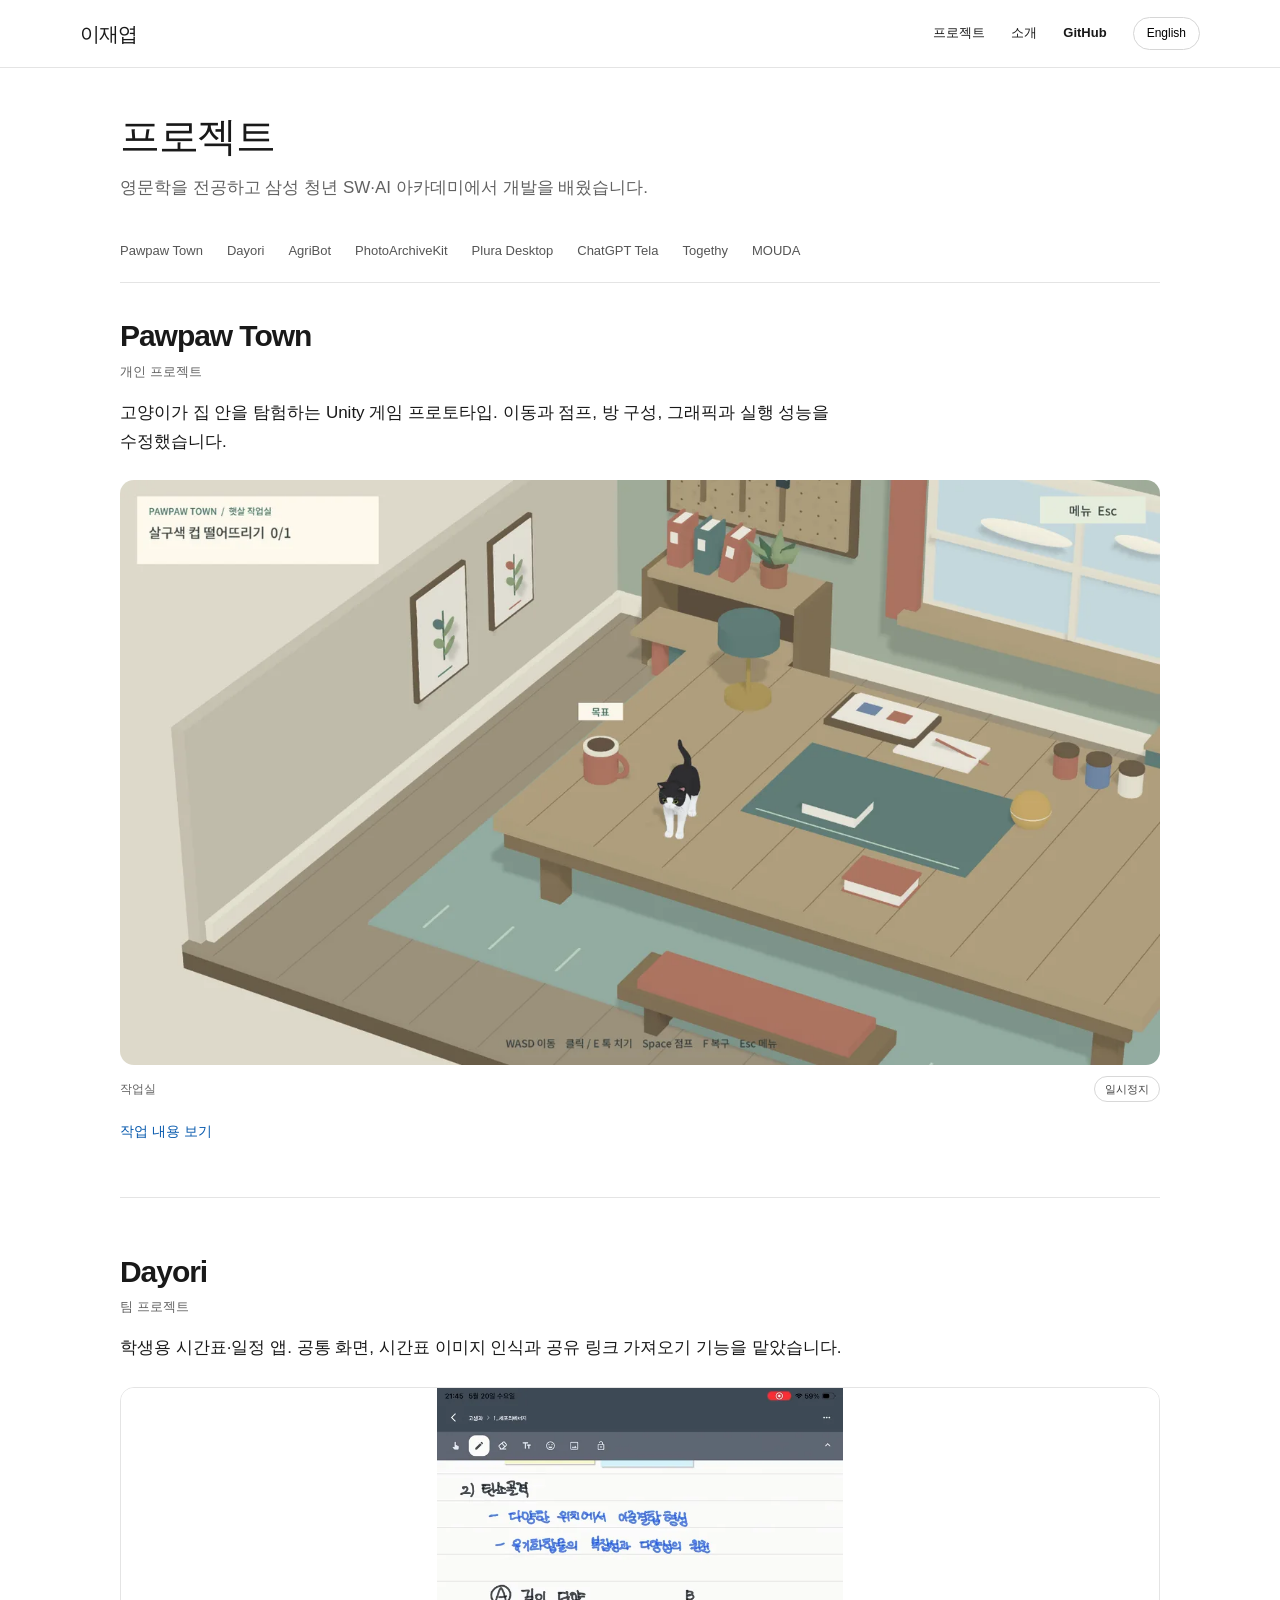
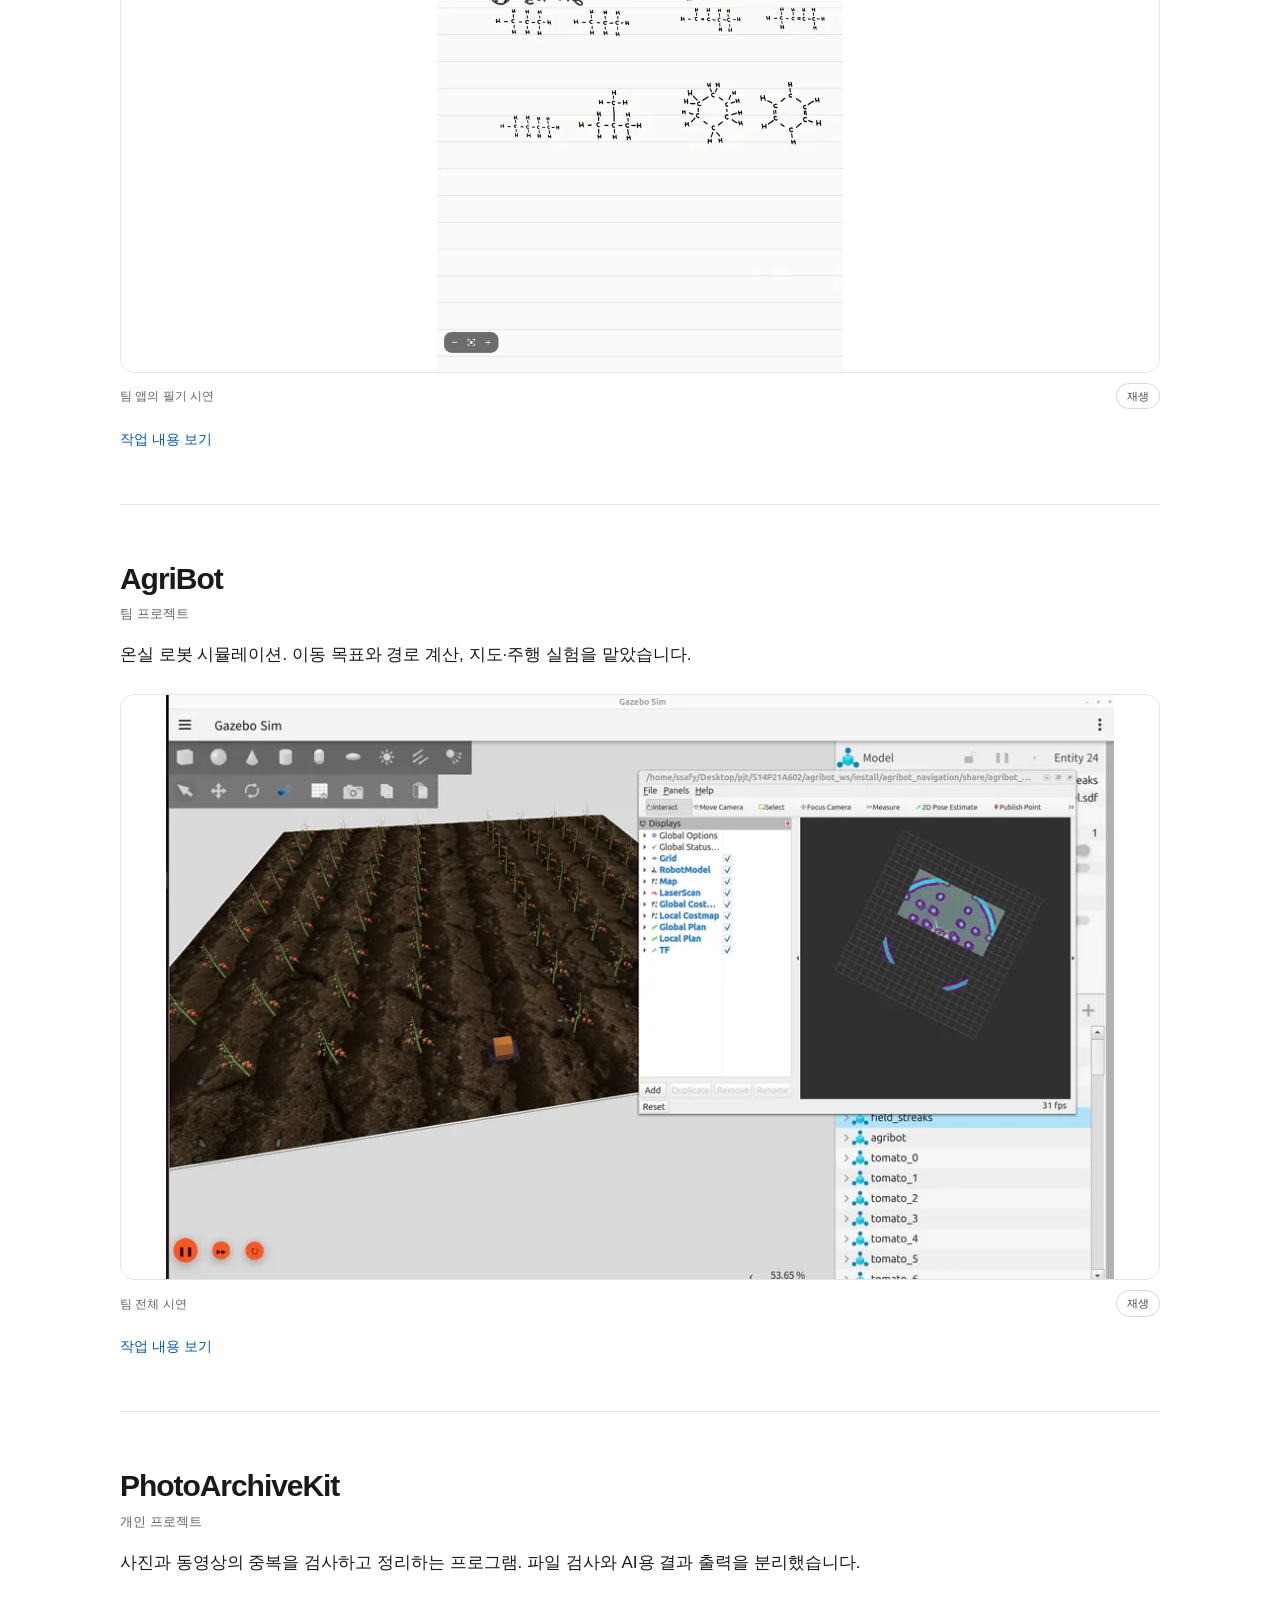
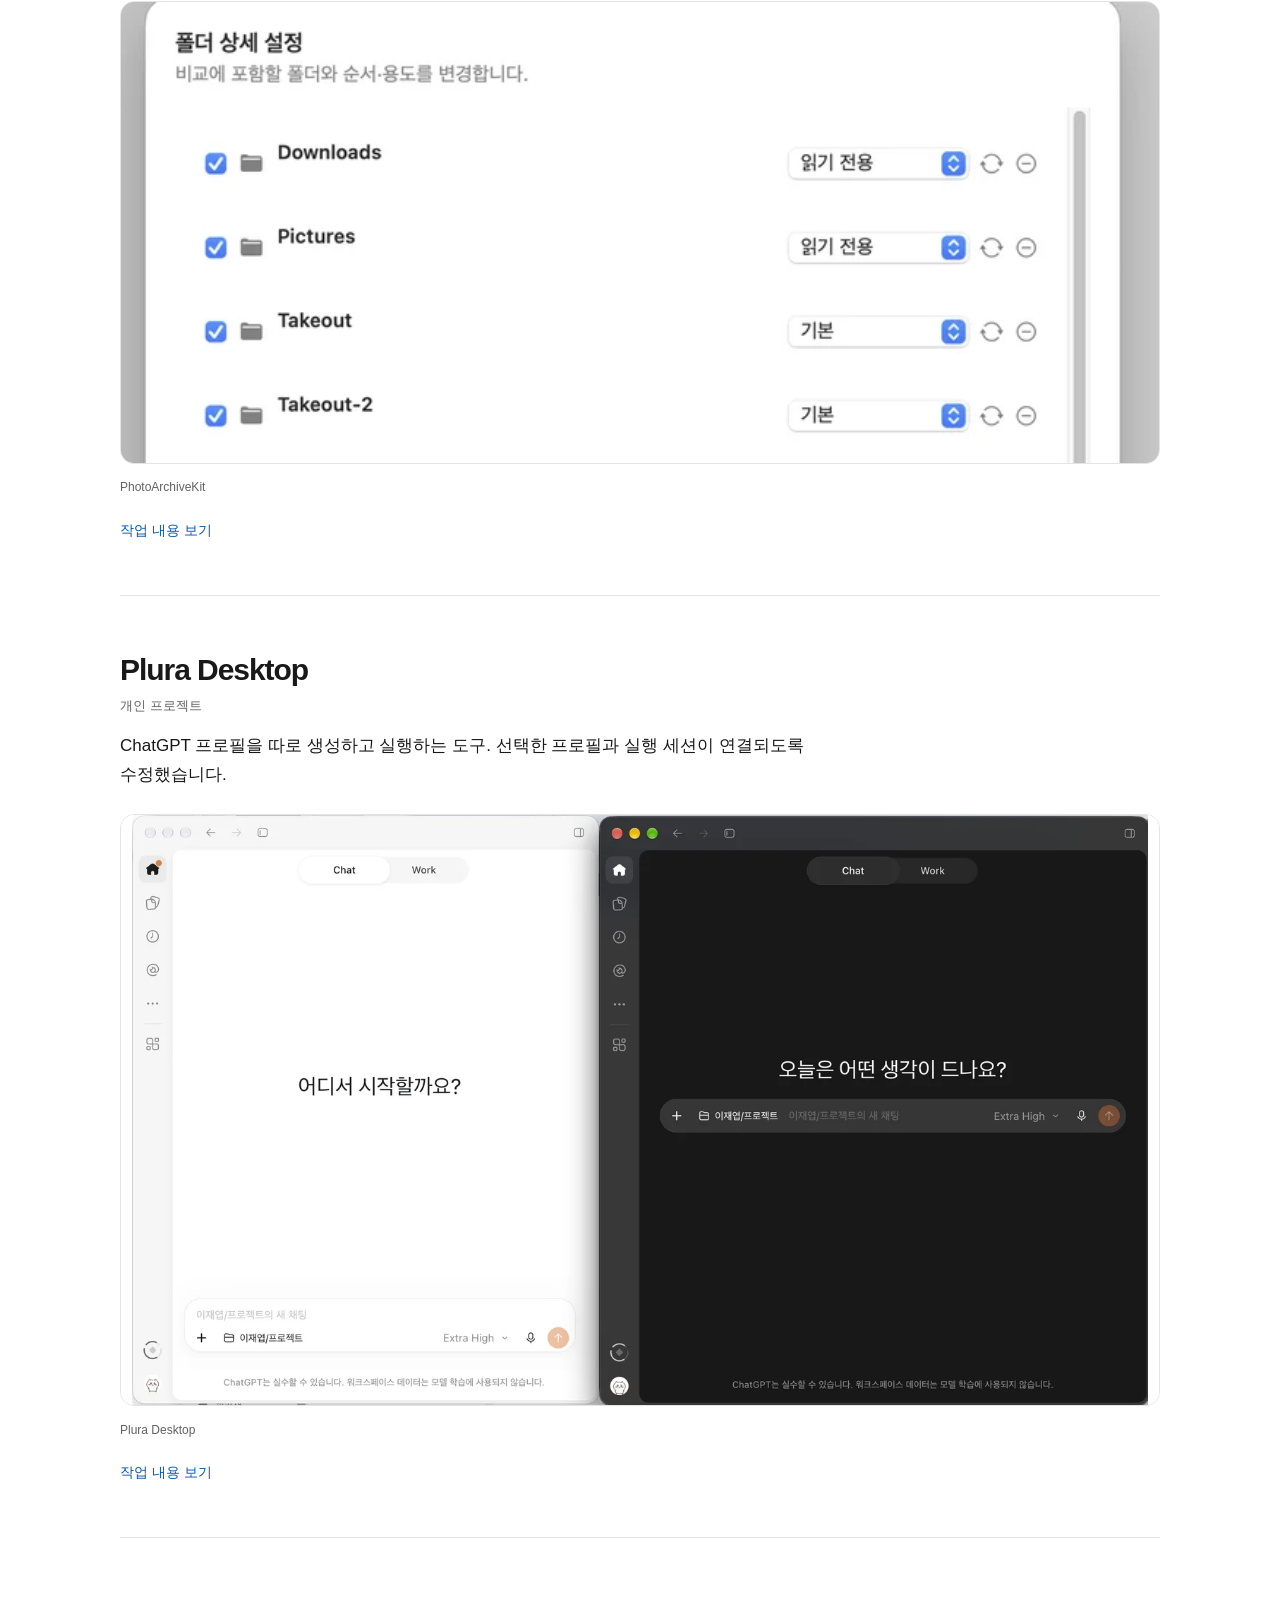
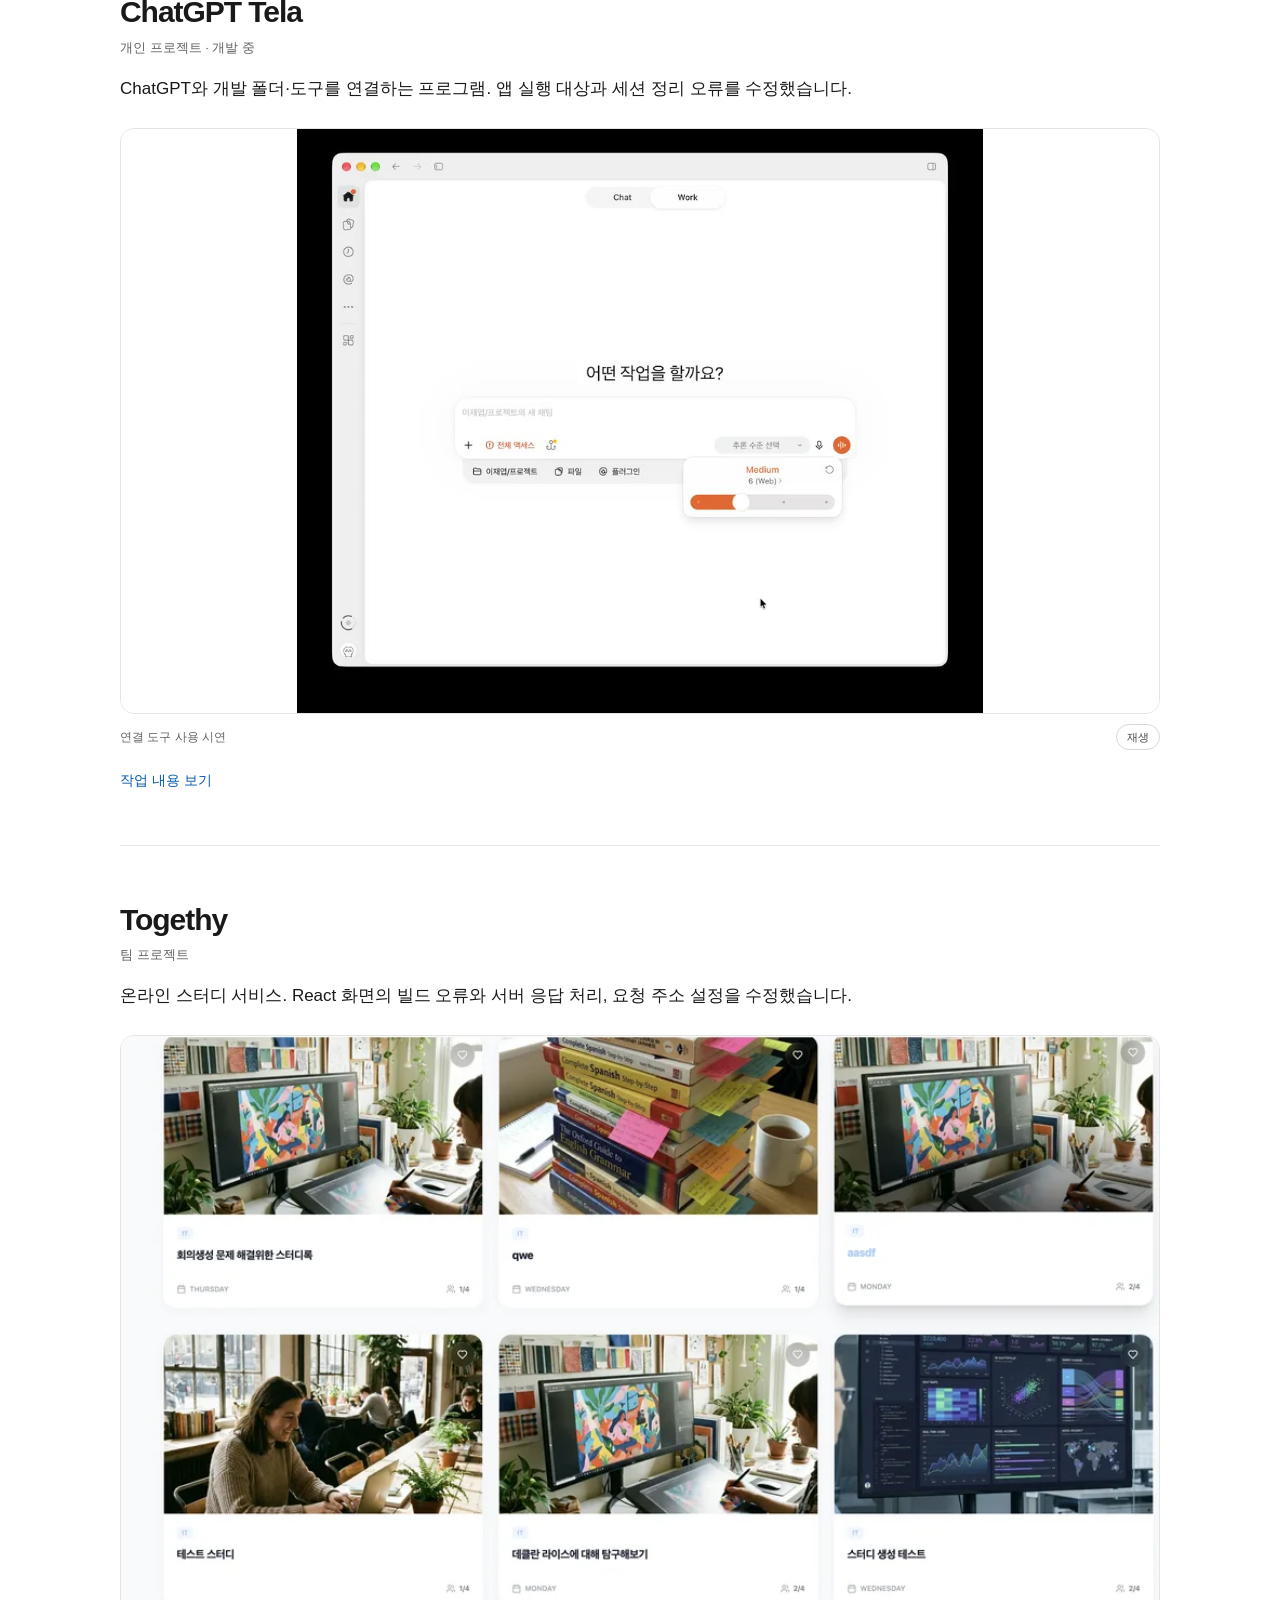
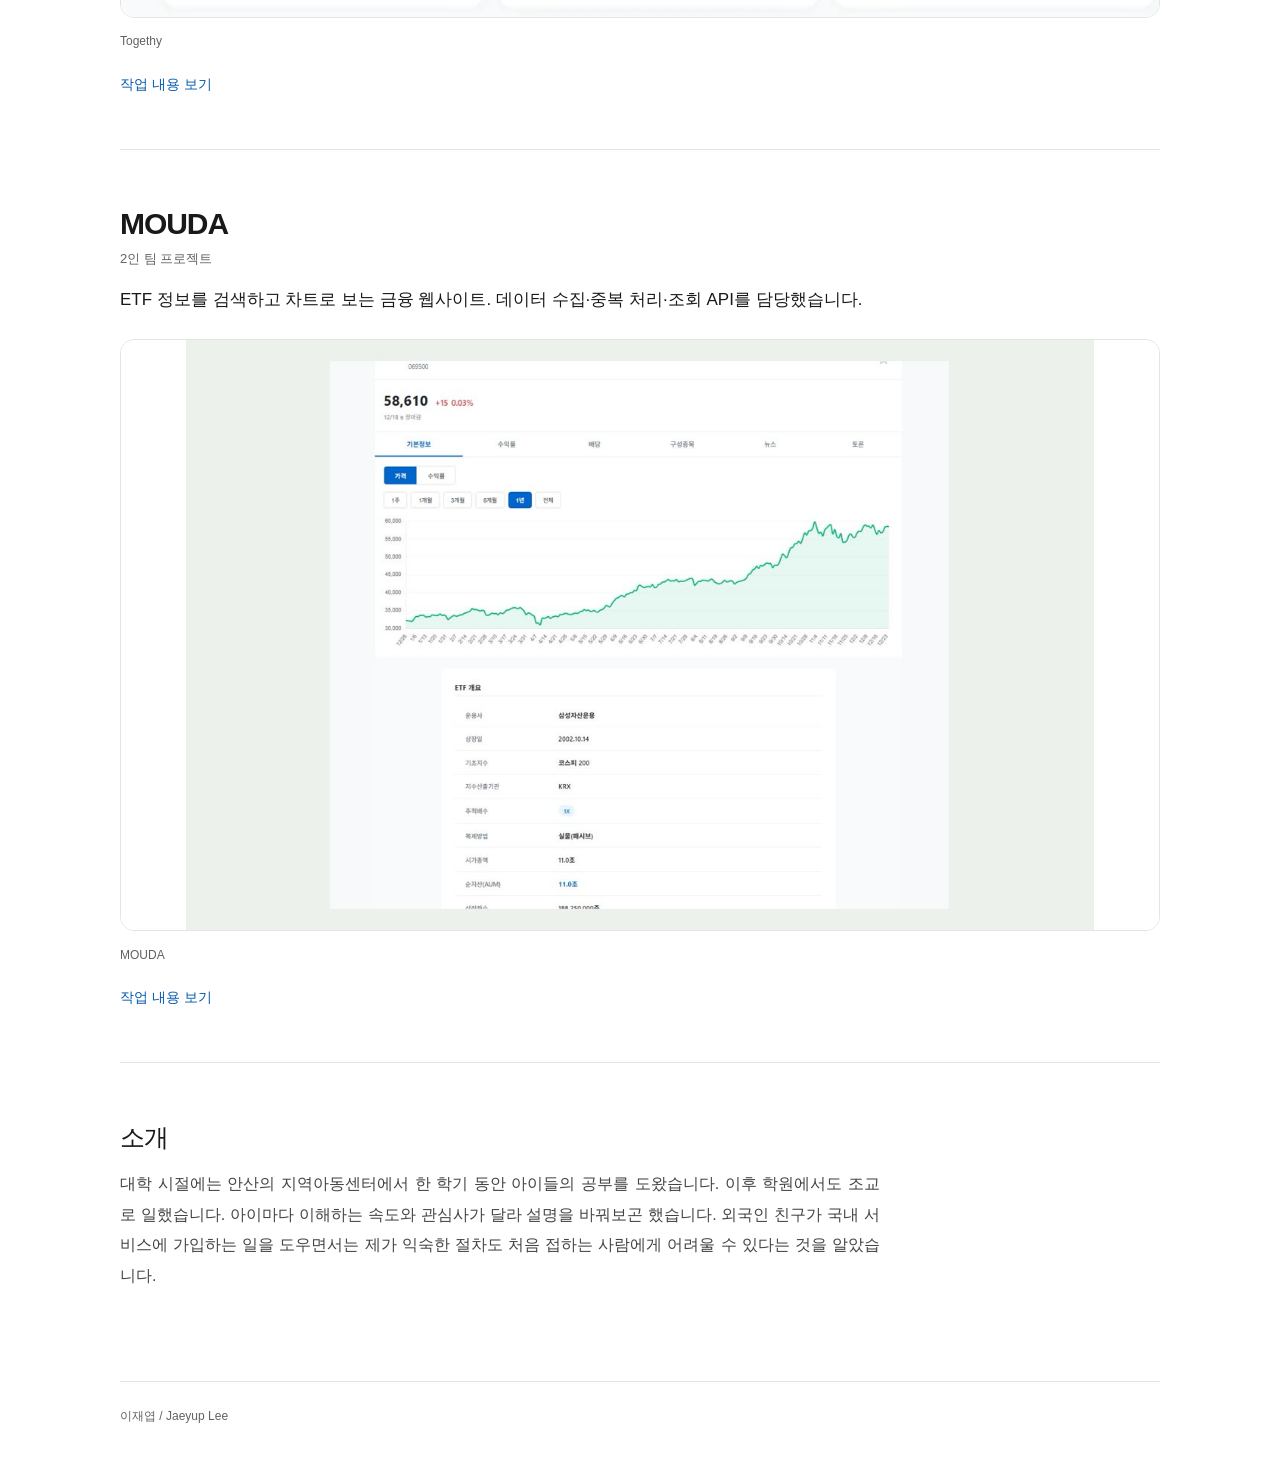
<file: index.html>
<!DOCTYPE html>

<html lang="ko"><head><meta charset="utf-8"/><meta content="width=device-width,initial-scale=1" name="viewport"/><meta content="#ffffff" name="theme-color"/><meta content="이재엽의 프로젝트" name="description"/><title>프로젝트 | 이재엽</title><link href="https://ljy0317.github.io/" rel="canonical"/><link href="/favicon.svg" rel="icon"/><link href="/assets/css/site.css?v=refined-20261115" rel="stylesheet"/><script defer="" src="/assets/js/site.js"></script></head>
<body class="home"><a class="skip" href="#main"><span lang="ko">본문으로</span><span lang="en">Skip to content</span></a><header><a class="name" href="/">이재엽</a><nav aria-label="Navigation"><a href="/#projects"><span lang="ko">프로젝트</span><span lang="en">Projects</span></a><a href="/#about"><span lang="ko">소개</span><span lang="en">About</span></a><a class="github-link" href="https://github.com/LJY0317">GitHub</a><button aria-label="Change language" data-lang-toggle="" type="button">English</button></nav></header>
<main id="main"><section aria-label="Introduction" class="home-intro"><h1 lang="ko">프로젝트</h1><h1 lang="en">Projects</h1><p lang="ko">영문학을 전공하고 삼성 청년 SW·AI 아카데미에서 개발을 배웠습니다.</p><p lang="en">I studied English literature and learned software development at SSAFY.</p></section><nav aria-label="Project index" class="project-jump"><a href="#pawpaw-town">Pawpaw Town</a><a href="#timetable-planner">Dayori</a><a href="#greenhouse-robot">AgriBot</a><a href="#photoarchivekit">PhotoArchiveKit</a><a href="#plura-desktop">Plura Desktop</a><a href="#chatgpt-tela">ChatGPT Tela</a><a href="#study-platform">Togethy</a><a href="#etf-platform">MOUDA</a></nav><section id="projects"><article class="project featured-project" id="pawpaw-town"><div class="project-copy"><h2><a href="/projects/pawpaw-town/">Pawpaw Town</a></h2><p class="meta" lang="ko">개인 프로젝트</p><p class="meta" lang="en">Personal project</p><p lang="ko">고양이가 집 안을 탐험하는 Unity 게임 프로토타입. 이동과 점프, 방 구성, 그래픽과 실행 성능을 수정했습니다.</p><p lang="en">A Unity cat-game prototype. I worked on movement, room scenes, graphics fixes, and rendering performance.</p></div><figure class="video-shot"><div class="media-frame"><video aria-label="작업실" data-loop-video="" height="720" loop="" muted="" playsinline="" poster="/assets/media/pawpaw-workshop.webp" preload="none" width="1280"><source src="/assets/media/pawpaw-workshop-loop.mp4" type="video/mp4"/></video></div><figcaption><span lang="ko">작업실</span><span lang="en">Workshop</span> <button aria-label="Pause video" class="motion-button" data-motion-toggle="" type="button"><span lang="ko">재생</span><span lang="en">Play</span></button></figcaption></figure><p class="project-action"><a href="/projects/pawpaw-town/"><span lang="ko">작업 내용 보기</span><span lang="en">Read project details</span></a></p></article><article class="project" id="timetable-planner"><div class="project-copy"><h2><a href="/projects/timetable-planner/">Dayori</a></h2><p class="meta" lang="ko">팀 프로젝트</p><p class="meta" lang="en">Team project</p><p lang="ko">학생용 시간표·일정 앱. 공통 화면, 시간표 이미지 인식과 공유 링크 가져오기 기능을 맡았습니다.</p><p lang="en">A student planner. I worked on shared screens, timetable OCR, and shared-link imports.</p></div><figure class="video-shot"><div class="media-frame"><video aria-label="팀 앱의 필기 시연" data-loop-video="" height="720" loop="" muted="" playsinline="" poster="/assets/images/projects/timetable-planner/handwriting-demo-poster.webp" preload="none" width="1280"><source src="/assets/videos/projects/timetable-planner/handwriting-demo.mp4" type="video/mp4"/></video></div><figcaption><span lang="ko">팀 앱의 필기 시연</span><span lang="en">Handwriting in the team app</span> <button aria-label="Pause video" class="motion-button" data-motion-toggle="" type="button"><span lang="ko">재생</span><span lang="en">Play</span></button></figcaption></figure><p class="project-action"><a href="/projects/timetable-planner/"><span lang="ko">작업 내용 보기</span><span lang="en">Read project details</span></a></p></article><article class="project" id="greenhouse-robot"><div class="project-copy"><h2><a href="/projects/greenhouse-robot/">AgriBot</a></h2><p class="meta" lang="ko">팀 프로젝트</p><p class="meta" lang="en">Team project</p><p lang="ko">온실 로봇 시뮬레이션. 이동 목표와 경로 계산, 지도·주행 실험을 맡았습니다.</p><p lang="en">A greenhouse robot simulation. I worked on navigation goals, route calculation, and mapping tests.</p></div><figure class="video-shot"><div class="media-frame"><video aria-label="팀 전체 시연" data-loop-video="" height="720" loop="" muted="" playsinline="" poster="/assets/images/projects/greenhouse-robot/gazebo-greenhouse-overview-960.webp" preload="none" width="1280"><source src="/assets/videos/projects/greenhouse-robot/system-demo.mp4" type="video/mp4"/></video></div><figcaption><span lang="ko">팀 전체 시연</span><span lang="en">Team demonstration</span> <button aria-label="Pause video" class="motion-button" data-motion-toggle="" type="button"><span lang="ko">재생</span><span lang="en">Play</span></button></figcaption></figure><p class="project-action"><a href="/projects/greenhouse-robot/"><span lang="ko">작업 내용 보기</span><span lang="en">Read project details</span></a></p></article><article class="project" id="photoarchivekit"><div class="project-copy"><h2><a href="/projects/photoarchivekit/">PhotoArchiveKit</a></h2><p class="meta" lang="ko">개인 프로젝트</p><p class="meta" lang="en">Personal project</p><p lang="ko">사진과 동영상의 중복을 검사하고 정리하는 프로그램. 파일 검사와 AI용 결과 출력을 분리했습니다.</p><p lang="en">A photo and video duplicate checker with separate local processing and AI-facing output.</p></div><figure><div class="media-frame"><img alt="PhotoArchiveKit" decoding="async" height="315" loading="lazy" src="/assets/media/photo-folders.webp" width="710"/></div><figcaption>PhotoArchiveKit</figcaption></figure><p class="project-action"><a href="/projects/photoarchivekit/"><span lang="ko">작업 내용 보기</span><span lang="en">Read project details</span></a></p></article><article class="project" id="plura-desktop"><div class="project-copy"><h2><a href="/projects/plura-desktop/">Plura Desktop</a></h2><p class="meta" lang="ko">개인 프로젝트</p><p class="meta" lang="en">Personal project</p><p lang="ko">ChatGPT 프로필을 따로 생성하고 실행하는 도구. 선택한 프로필과 실행 세션이 연결되도록 수정했습니다.</p><p lang="en">A tool for creating and launching separate ChatGPT profiles, with profile-specific session data.</p></div><figure><div class="media-frame"><img alt="Plura Desktop" decoding="async" height="836" loading="lazy" src="/assets/media/plura-dual.webp" width="1440"/></div><figcaption>Plura Desktop</figcaption></figure><p class="project-action"><a href="/projects/plura-desktop/"><span lang="ko">작업 내용 보기</span><span lang="en">Read project details</span></a></p></article><article class="project" id="chatgpt-tela"><div class="project-copy"><h2><a href="/projects/chatgpt-tela/">ChatGPT Tela</a></h2><p class="meta" lang="ko">개인 프로젝트 · 개발 중</p><p class="meta" lang="en">Personal project, in development</p><p lang="ko">ChatGPT와 개발 폴더·도구를 연결하는 프로그램. 앱 실행 대상과 세션 정리 오류를 수정했습니다.</p><p lang="en">A bridge between ChatGPT and development folders and tools. Work includes app-target selection and session cleanup fixes.</p></div><figure class="video-shot"><div class="media-frame"><video aria-label="연결 도구 사용 시연" data-loop-video="" height="720" loop="" muted="" playsinline="" poster="/assets/media/tela-model.jpg" preload="none" width="1280"><source src="/assets/media/tela-model-loop.mp4" type="video/mp4"/></video></div><figcaption><span lang="ko">연결 도구 사용 시연</span><span lang="en">Connected-tool demonstration</span> <button aria-label="Pause video" class="motion-button" data-motion-toggle="" type="button"><span lang="ko">재생</span><span lang="en">Play</span></button></figcaption></figure><p class="project-action"><a href="/projects/chatgpt-tela/"><span lang="ko">작업 내용 보기</span><span lang="en">Read project details</span></a></p></article><article class="project" id="study-platform"><div class="project-copy"><h2><a href="/projects/study-platform/">Togethy</a></h2><p class="meta" lang="ko">팀 프로젝트</p><p class="meta" lang="en">Team project</p><p lang="ko">온라인 스터디 서비스. React 화면의 빌드 오류와 서버 응답 처리, 요청 주소 설정을 수정했습니다.</p><p lang="en">An online study platform. I fixed frontend build errors, API response handling, and request URL configuration.</p></div><figure><div class="media-frame"><img alt="Togethy" decoding="async" height="537" loading="lazy" src="/assets/images/projects/study-platform/study-discovery-grid-960.webp" width="960"/></div><figcaption>Togethy</figcaption></figure><p class="project-action"><a href="/projects/study-platform/"><span lang="ko">작업 내용 보기</span><span lang="en">Read project details</span></a></p></article><article class="project" id="etf-platform"><div class="project-copy"><h2><a href="/projects/etf-platform/">MOUDA</a></h2><p class="meta" lang="ko">2인 팀 프로젝트</p><p class="meta" lang="en">Two-person team project</p><p lang="ko">ETF 정보를 검색하고 차트로 보는 금융 웹사이트. 데이터 수집·중복 처리·조회 API를 담당했습니다.</p><p lang="en">A financial website for ETF search and charts. I worked on data collection, deduplication, and query APIs.</p></div><figure><div class="media-frame"><img alt="MOUDA" decoding="async" height="935" loading="lazy" src="/assets/images/projects/etf-platform/mouda-etf-detail.jpg" width="1057"/></div><figcaption>MOUDA</figcaption></figure><p class="project-action"><a href="/projects/etf-platform/"><span lang="ko">작업 내용 보기</span><span lang="en">Read project details</span></a></p></article></section><section class="about-section" id="about"><h2 lang="ko">소개</h2><h2 lang="en">About</h2><p lang="ko">대학 시절에는 안산의 지역아동센터에서 한 학기 동안 아이들의 공부를 도왔습니다. 이후 학원에서도 조교로 일했습니다. 아이마다 이해하는 속도와 관심사가 달라 설명을 바꿔보곤 했습니다. 외국인 친구가 국내 서비스에 가입하는 일을 도우면서는 제가 익숙한 절차도 처음 접하는 사람에게 어려울 수 있다는 것을 알았습니다.</p><p lang="en">I studied English literature, volunteered for a semester at a community center in Ansan, and later worked as a teaching assistant. Helping students and friends unfamiliar with Korean services made me consider how differently people can understand the same explanation.</p></section></main><footer class="site-footer">이재엽 / Jaeyup Lee</footer></body></html>
</file>
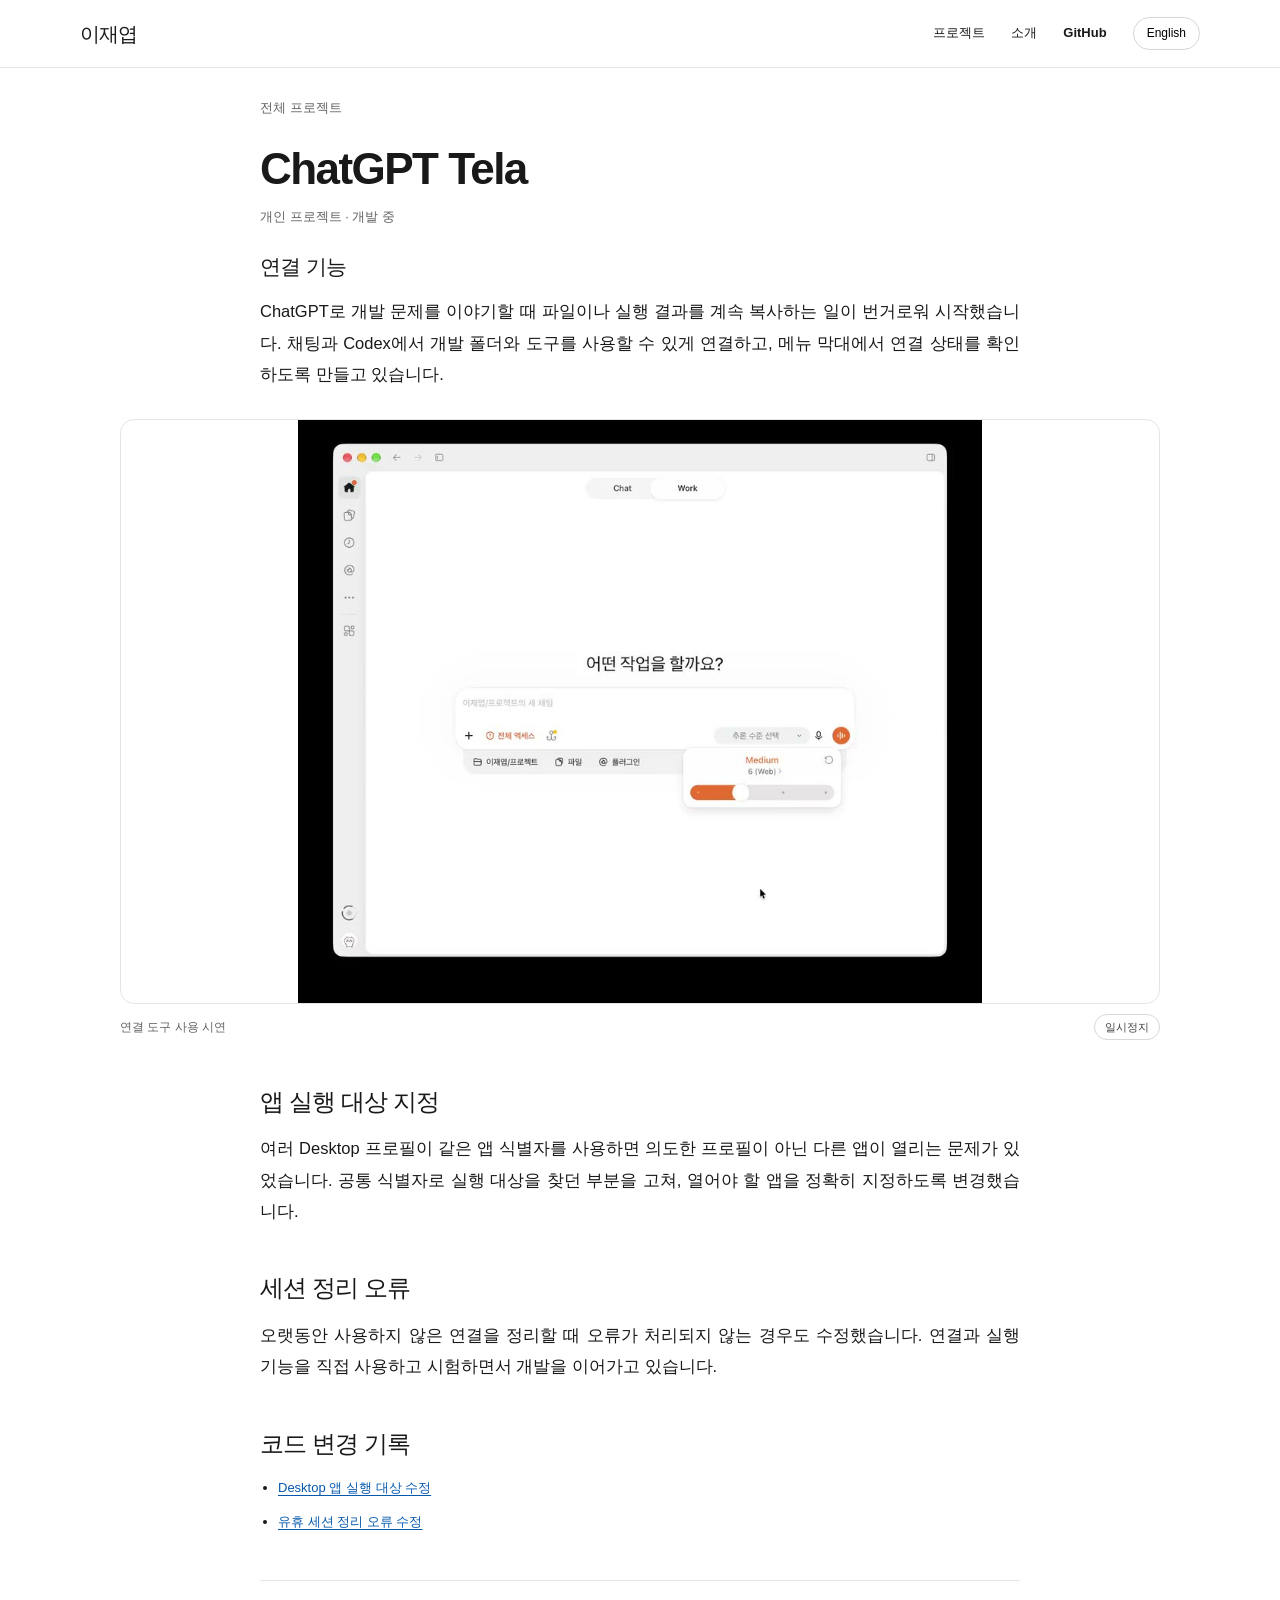
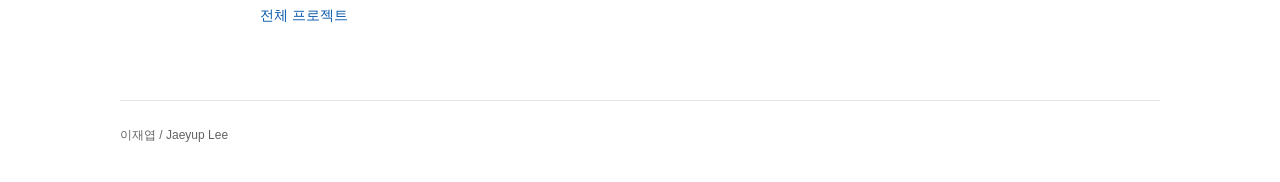
<file: projects/chatgpt-tela/index.html>
<!doctype html>
<html lang="ko"><head><meta charset="utf-8"><meta name="viewport" content="width=device-width,initial-scale=1"><meta name="theme-color" content="#ffffff"><meta name="description" content="ChatGPT와 개발 폴더·도구를 연결하는 프로그램. 앱 실행 대상과 세션 정리 오류 수정."><title>ChatGPT Tela | 이재엽</title><link rel="canonical" href="https://ljy0317.github.io/projects/chatgpt-tela/"><link rel="icon" href="/favicon.svg"><link rel="stylesheet" href="/assets/css/site.css"><script src="/assets/js/site.js" defer></script></head>
<body><a class="skip" href="#main"><span lang="ko">본문으로</span><span lang="en">Skip to content</span></a><header><a class="name" href="/">이재엽</a><nav aria-label="Navigation"><a href="/#projects"><span lang="ko">프로젝트</span><span lang="en">Projects</span></a><a href="/#about"><span lang="ko">소개</span><span lang="en">About</span></a><a href="https://github.com/LJY0317">GitHub</a><button type="button" data-lang-toggle>English</button></nav></header>
<main id="main"><p><a href="/#projects"><span lang="ko">전체 프로젝트</span><span lang="en">All projects</span></a></p><h1>ChatGPT Tela</h1><p lang="ko" class="meta">개인 프로젝트 · 개발 중</p><p lang="en" class="meta">Personal project, in development</p><section><h2 lang="ko">연결 기능</h2><h2 lang="en">Local tool connections</h2><p lang="ko">ChatGPT로 개발 문제를 이야기할 때 파일이나 실행 결과를 계속 복사하는 일이 번거로워 시작했습니다. 채팅과 Codex에서 개발 폴더와 도구를 사용할 수 있게 연결하고, 메뉴 막대에서 연결 상태를 확인하도록 만들고 있습니다.</p><p lang="en">I started this project to reduce copying files and command output into ChatGPT. It connects Chat and Codex to development folders and tools, with a menu-bar connection status control.</p></section><figure class="video-shot"><video data-loop-video muted loop playsinline preload="none" poster="/assets/media/tela-model.jpg" aria-label="연결 도구 사용 시연"><source src="/assets/media/tela-model-loop.mp4" type="video/mp4"></video><figcaption><span lang="ko">연결 도구 사용 시연</span><span lang="en">Connected-tool demonstration</span> <button type="button" data-motion-toggle aria-label="Play video"><span lang="ko">재생</span><span lang="en">Play</span></button></figcaption></figure><section><h2 lang="ko">앱 실행 대상 지정</h2><h2 lang="en">Selecting the target app</h2><p lang="ko">여러 Desktop 프로필이 같은 앱 식별자를 사용하면 의도한 프로필이 아닌 다른 앱이 열리는 문제가 있었습니다. 공통 식별자로 실행 대상을 찾던 부분을 고쳐, 열어야 할 앱을 정확히 지정하도록 변경했습니다.</p><p lang="en">Several Desktop profiles could share an app identifier, causing the wrong app to open. I changed launching to specify the exact target app instead of relying on the shared identifier.</p></section><section><h2 lang="ko">세션 정리 오류</h2><h2 lang="en">Session cleanup</h2><p lang="ko">오랫동안 사용하지 않은 연결을 정리할 때 오류가 처리되지 않는 경우도 수정했습니다. 연결과 실행 기능을 직접 사용하고 시험하면서 개발을 이어가고 있습니다.</p><p lang="en">I also fixed an unhandled error when cleaning up idle sessions. The project remains in development and is tested through use of its connection and execution features.</p></section><section><h2 lang="ko">코드 변경 기록</h2><h2 lang="en">Code changes</h2><ul><li><a href="https://github.com/LJY0317/ChatGPT-Tela/commit/6dc1d860590877b6ddafa2f5e764ba0b1a0954e5">Desktop 앱 실행 대상 수정</a></li><li><a href="https://github.com/LJY0317/ChatGPT-Tela/commit/d5aa37696dd03276637648923ff6d542bc1c82b1">유휴 세션 정리 오류 수정</a></li></ul></section><p class="back"><a href="/#projects"><span lang="ko">전체 프로젝트</span><span lang="en">All projects</span></a></p></main><footer>이재엽 / Jaeyup Lee</footer></body></html>
</file>
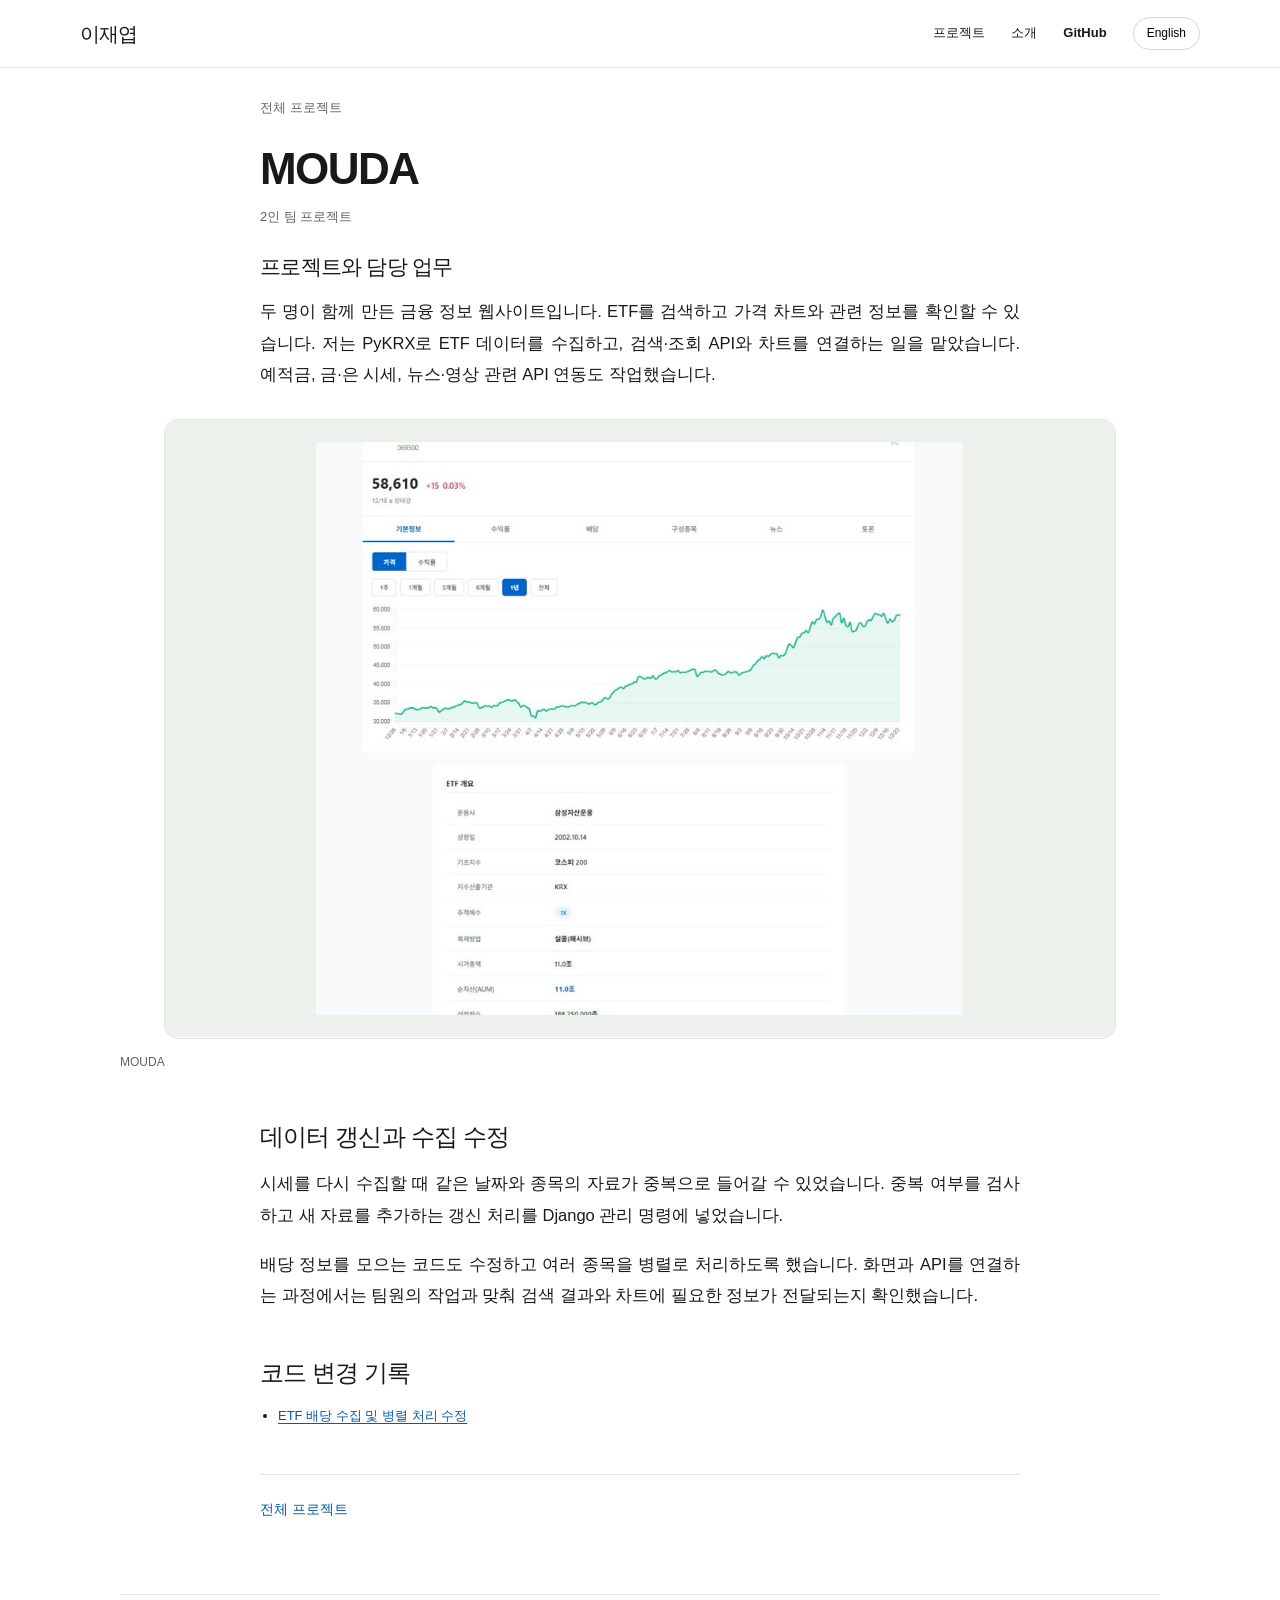
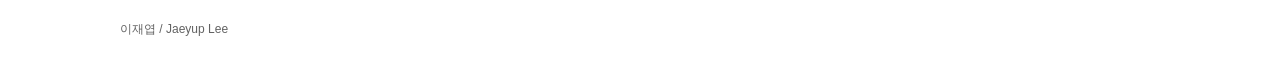
<file: projects/etf-platform/index.html>
<!doctype html>
<html lang="ko"><head><meta charset="utf-8"><meta name="viewport" content="width=device-width,initial-scale=1"><meta name="theme-color" content="#ffffff"><meta name="description" content="ETF 정보를 검색하고 차트로 보는 금융 웹사이트. 데이터 수집, 중복 처리와 조회 API 작업."><title>MOUDA | 이재엽</title><link rel="canonical" href="https://ljy0317.github.io/projects/etf-platform/"><link rel="icon" href="/favicon.svg"><link rel="stylesheet" href="/assets/css/site.css"><script src="/assets/js/site.js" defer></script></head>
<body><a class="skip" href="#main"><span lang="ko">본문으로</span><span lang="en">Skip to content</span></a><header><a class="name" href="/">이재엽</a><nav aria-label="Navigation"><a href="/#projects"><span lang="ko">프로젝트</span><span lang="en">Projects</span></a><a href="/#about"><span lang="ko">소개</span><span lang="en">About</span></a><a href="https://github.com/LJY0317">GitHub</a><button type="button" data-lang-toggle>English</button></nav></header>
<main id="main"><p><a href="/#projects"><span lang="ko">전체 프로젝트</span><span lang="en">All projects</span></a></p><h1>MOUDA</h1><p lang="ko" class="meta">2인 팀 프로젝트</p><p lang="en" class="meta">Two-person team project</p><section><h2 lang="ko">프로젝트와 담당 업무</h2><h2 lang="en">Project and role</h2><p lang="ko">두 명이 함께 만든 금융 정보 웹사이트입니다. ETF를 검색하고 가격 차트와 관련 정보를 확인할 수 있습니다. 저는 PyKRX로 ETF 데이터를 수집하고, 검색·조회 API와 차트를 연결하는 일을 맡았습니다. 예적금, 금·은 시세, 뉴스·영상 관련 API 연동도 작업했습니다.</p><p lang="en">This was a two-person financial information website with ETF search and price charts. I collected ETF data with PyKRX, worked on search and query APIs and charts, and integrated APIs for deposit products, metal prices, news, and videos.</p></section><figure><img src="/assets/images/projects/etf-platform/mouda-etf-detail.jpg" width="1057" height="935" alt="MOUDA ETF 상세 화면" loading="lazy" decoding="async"><figcaption>MOUDA</figcaption></figure><section><h2 lang="ko">데이터 갱신과 수집 수정</h2><h2 lang="en">Data updates and collection</h2><p lang="ko">시세를 다시 수집할 때 같은 날짜와 종목의 자료가 중복으로 들어갈 수 있었습니다. 중복 여부를 검사하고 새 자료를 추가하는 갱신 처리를 Django 관리 명령에 넣었습니다.</p><p lang="en">Repeated market-data collection could produce duplicates for a date and symbol. I added duplicate checks and incremental update handling to Django management commands.</p><p lang="ko">배당 정보를 모으는 코드도 수정하고 여러 종목을 병렬로 처리하도록 했습니다. 화면과 API를 연결하는 과정에서는 팀원의 작업과 맞춰 검색 결과와 차트에 필요한 정보가 전달되는지 확인했습니다.</p><p lang="en">I revised dividend collection to process multiple ETFs in parallel and worked with my teammate to connect the data and APIs to the search and chart views.</p></section><section><h2 lang="ko">코드 변경 기록</h2><h2 lang="en">Code changes</h2><ul><li><a href="https://github.com/LJY0317/final_pjt/commit/8aa12988372d6d93ca39f354d30a67c5c293c70b">ETF 배당 수집 및 병렬 처리 수정</a></li></ul></section><p class="back"><a href="/#projects"><span lang="ko">전체 프로젝트</span><span lang="en">All projects</span></a></p></main><footer>이재엽 / Jaeyup Lee</footer></body></html>
</file>
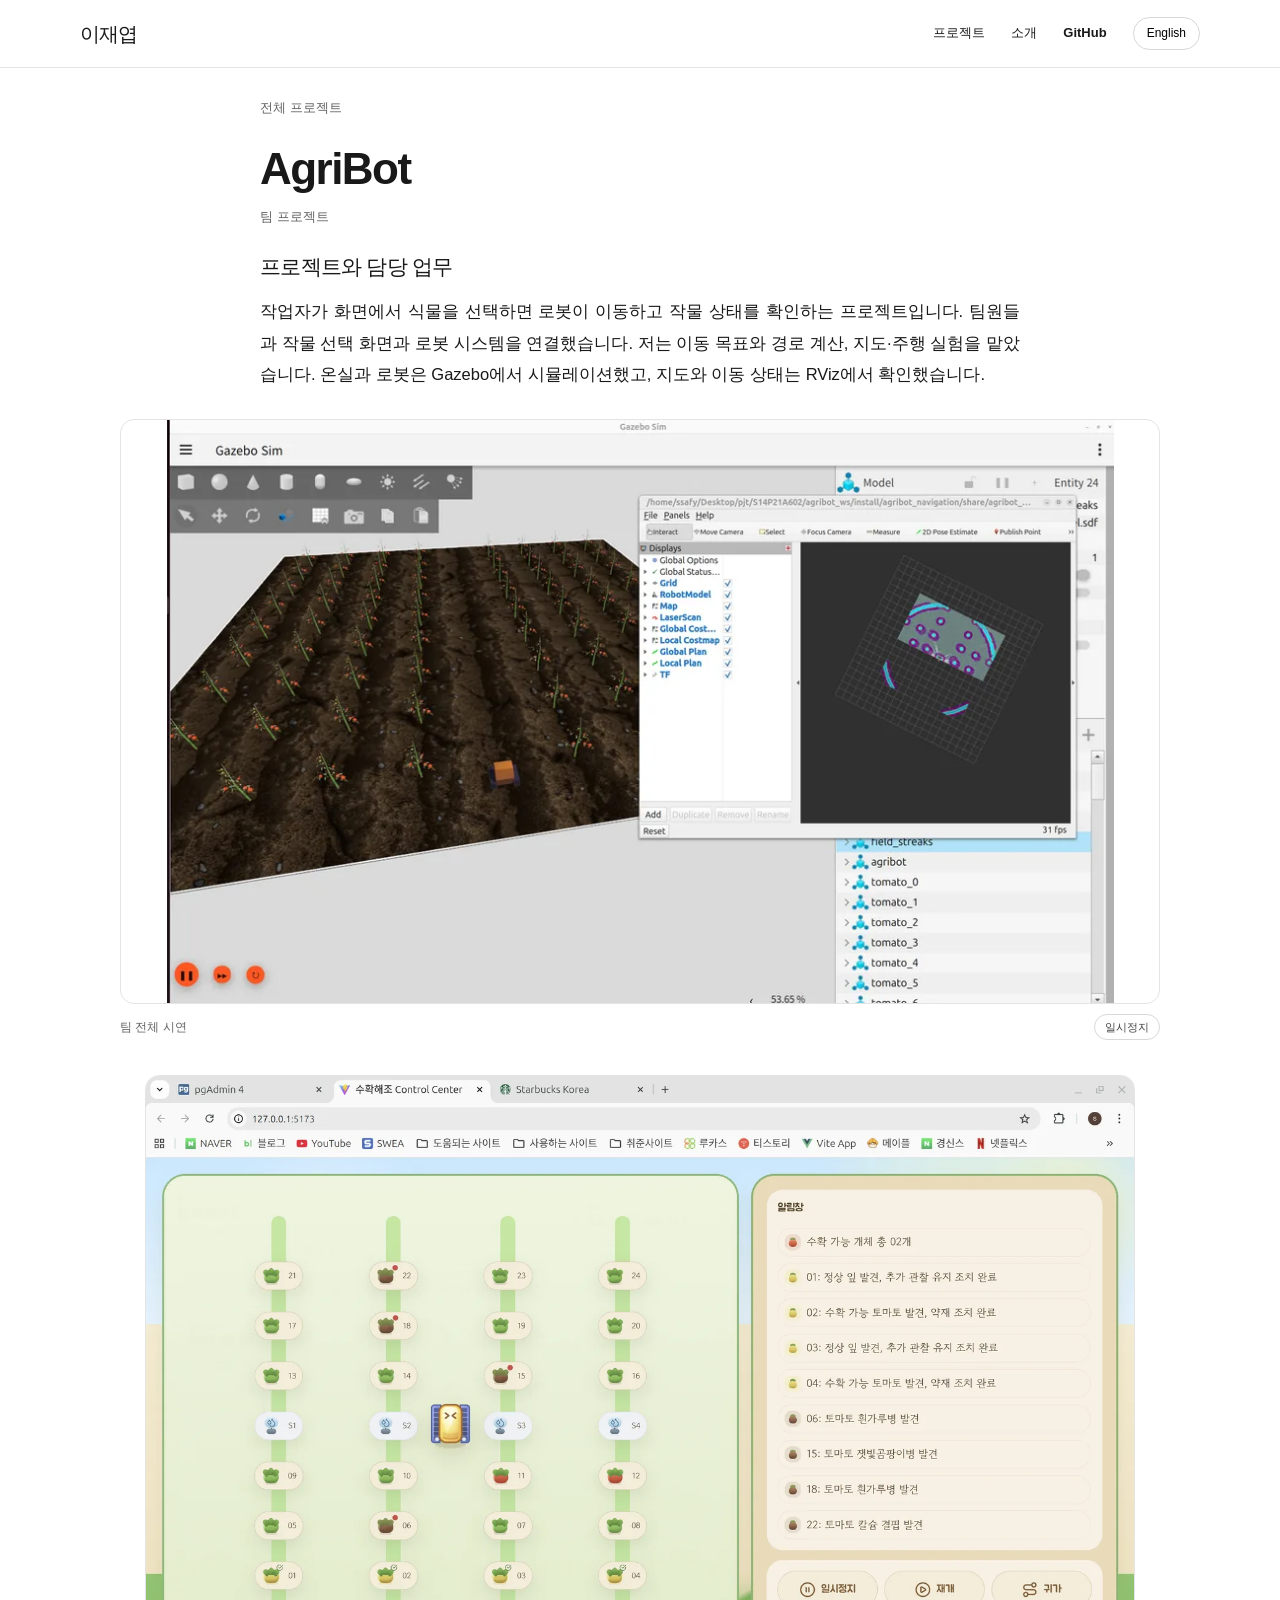
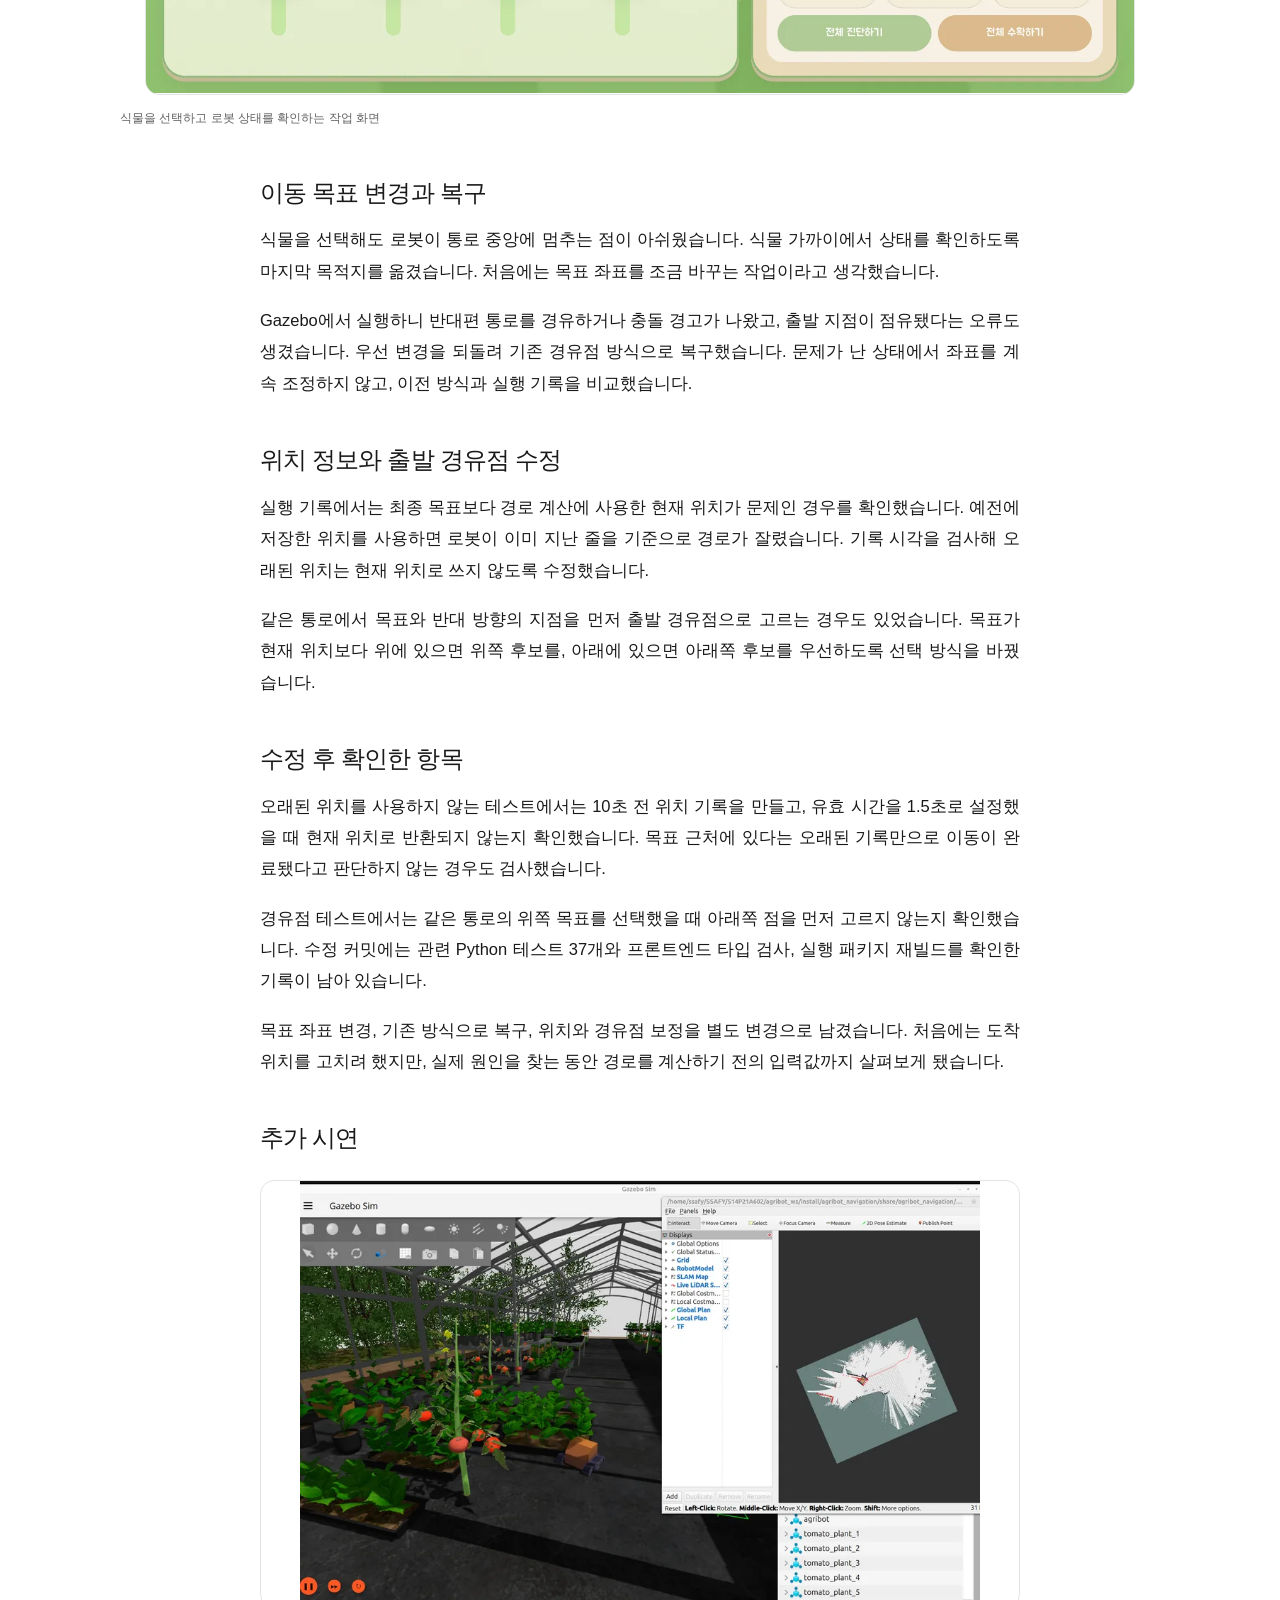
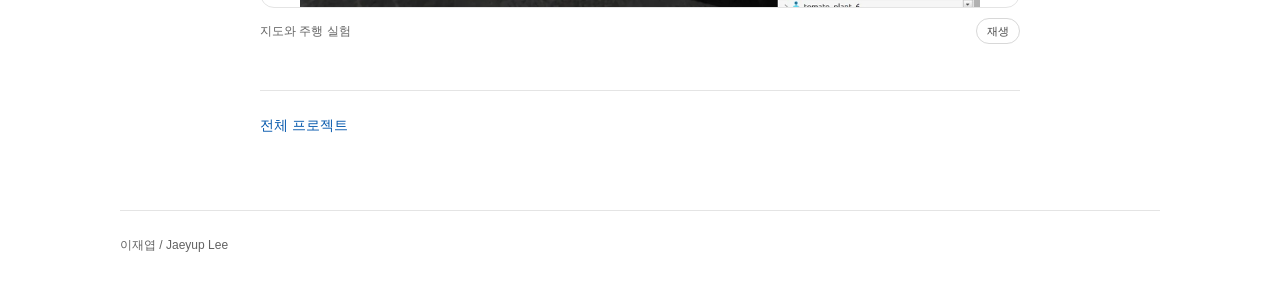
<file: projects/greenhouse-robot/index.html>
<!DOCTYPE html>

<html lang="ko"><head><meta charset="utf-8"/><meta content="width=device-width,initial-scale=1" name="viewport"/><meta content="#ffffff" name="theme-color"/><meta content="온실 로봇 시뮬레이션. 이동 목표와 경로 계산, 지도·주행 실험을 맡았습니다." name="description"/><title>AgriBot | 이재엽</title><link href="https://ljy0317.github.io/projects/greenhouse-robot/" rel="canonical"/><link href="/favicon.svg" rel="icon"/><link href="/assets/css/site.css" rel="stylesheet"/><script defer="" src="/assets/js/site.js"></script></head>
<body><a class="skip" href="#main"><span lang="ko">본문으로</span><span lang="en">Skip to content</span></a><header><a class="name" href="/">이재엽</a><nav aria-label="Navigation"><a href="/#projects"><span lang="ko">프로젝트</span><span lang="en">Projects</span></a><a href="/#about"><span lang="ko">소개</span><span lang="en">About</span></a><a href="https://github.com/LJY0317">GitHub</a><button data-lang-toggle="" type="button">English</button></nav></header>
<main id="main"><p><a href="/#projects"><span lang="ko">전체 프로젝트</span><span lang="en">All projects</span></a></p><h1>AgriBot</h1><p class="meta" lang="ko">팀 프로젝트</p><p class="meta" lang="en">Team project</p><section><h2 lang="ko">프로젝트와 담당 업무</h2><h2 lang="en">Project and role</h2><p lang="ko">작업자가 화면에서 식물을 선택하면 로봇이 이동하고 작물 상태를 확인하는 프로젝트입니다. 팀원들과 작물 선택 화면과 로봇 시스템을 연결했습니다. 저는 이동 목표와 경로 계산, 지도·주행 실험을 맡았습니다. 온실과 로봇은 Gazebo에서 시뮬레이션했고, 지도와 이동 상태는 RViz에서 확인했습니다.</p><p lang="en">The team connected an operator interface to a simulated greenhouse robot. Selecting a plant sends the robot to inspect it. I worked on navigation goals, route calculation, and mapping and driving tests in Gazebo and RViz.</p></section><figure class="video-shot"><video aria-label="팀 전체 시연" data-loop-video="" loop="" muted="" playsinline="" poster="/assets/images/projects/greenhouse-robot/gazebo-greenhouse-overview-960.webp" preload="none"><source src="/assets/videos/projects/greenhouse-robot/system-demo.mp4" type="video/mp4"/></video><figcaption><span lang="ko">팀 전체 시연</span><span lang="en">Team demonstration</span> <button aria-label="Pause video" data-motion-toggle="" type="button"><span lang="ko">재생</span><span lang="en">Play</span></button></figcaption></figure><figure><img alt="식물을 선택하고 로봇 상태를 확인하는 작업 화면" decoding="async" height="1000" loading="lazy" src="/assets/images/projects/greenhouse-robot/operator-dashboard-overview-1600.webp" width="1600"/><figcaption><span lang="ko">식물을 선택하고 로봇 상태를 확인하는 작업 화면</span><span lang="en">Operator interface for selecting plants and checking the robot</span></figcaption></figure><section><h2 lang="ko">이동 목표 변경과 복구</h2><h2 lang="en">Changing and reverting the goal</h2><p lang="ko">식물을 선택해도 로봇이 통로 중앙에 멈추는 점이 아쉬웠습니다. 식물 가까이에서 상태를 확인하도록 마지막 목적지를 옮겼습니다. 처음에는 목표 좌표를 조금 바꾸는 작업이라고 생각했습니다.</p><p lang="en">The robot stopped in the middle of the aisle. I changed the final goal to bring it closer to the selected plant, initially treating it as a small coordinate change.</p><p lang="ko">Gazebo에서 실행하니 반대편 통로를 경유하거나 충돌 경고가 나왔고, 출발 지점이 점유됐다는 오류도 생겼습니다. 우선 변경을 되돌려 기존 경유점 방식으로 복구했습니다. 문제가 난 상태에서 좌표를 계속 조정하지 않고, 이전 방식과 실행 기록을 비교했습니다.</p><p lang="en">In Gazebo, the robot detoured through the opposite aisle and produced collision and occupied-start warnings. I reverted the goal change and compared the logs against the previous waypoint route instead of continuing to tune the failing version.</p></section><section><h2 lang="ko">위치 정보와 출발 경유점 수정</h2><h2 lang="en">Pose age and the first waypoint</h2><p lang="ko">실행 기록에서는 최종 목표보다 경로 계산에 사용한 현재 위치가 문제인 경우를 확인했습니다. 예전에 저장한 위치를 사용하면 로봇이 이미 지난 줄을 기준으로 경로가 잘렸습니다. 기록 시각을 검사해 오래된 위치는 현재 위치로 쓰지 않도록 수정했습니다.</p><p lang="en">The logs pointed to the position used for route calculation, not only the final goal. An old snapshot could make the route start from a row the robot had already passed. I added a timestamp check before using a saved pose.</p><p lang="ko">같은 통로에서 목표와 반대 방향의 지점을 먼저 출발 경유점으로 고르는 경우도 있었습니다. 목표가 현재 위치보다 위에 있으면 위쪽 후보를, 아래에 있으면 아래쪽 후보를 우선하도록 선택 방식을 바꿨습니다.</p><p lang="en">The first waypoint could also be behind the robot relative to its target. I made selection prefer candidates in the target direction within the same aisle.</p></section><section><h2 lang="ko">수정 후 확인한 항목</h2><h2 lang="en">What I checked after the changes</h2><p lang="ko">오래된 위치를 사용하지 않는 테스트에서는 10초 전 위치 기록을 만들고, 유효 시간을 1.5초로 설정했을 때 현재 위치로 반환되지 않는지 확인했습니다. 목표 근처에 있다는 오래된 기록만으로 이동이 완료됐다고 판단하지 않는 경우도 검사했습니다.</p><p lang="en">A pose test creates a ten-second-old snapshot and confirms it is rejected with a 1.5-second age limit. Another test ensures a stale position near the goal does not make a failed navigation count as complete.</p><p lang="ko">경유점 테스트에서는 같은 통로의 위쪽 목표를 선택했을 때 아래쪽 점을 먼저 고르지 않는지 확인했습니다. 수정 커밋에는 관련 Python 테스트 37개와 프론트엔드 타입 검사, 실행 패키지 재빌드를 확인한 기록이 남아 있습니다.</p><p lang="en">The waypoint test checks that a target farther up the aisle does not first select a point below the robot. The change record includes 37 related Python tests, a frontend type check, and a rebuild of the robot startup package.</p><p lang="ko">목표 좌표 변경, 기존 방식으로 복구, 위치와 경유점 보정을 별도 변경으로 남겼습니다. 처음에는 도착 위치를 고치려 했지만, 실제 원인을 찾는 동안 경로를 계산하기 전의 입력값까지 살펴보게 됐습니다.</p><p lang="en">The goal adjustment, revert, and pose/waypoint fixes were separate changes. Investigating the final stop led me back to the inputs used before route calculation.</p></section><section><h2 lang="ko">추가 시연</h2><h2 lang="en">More recordings</h2><figure class="video-shot"><video aria-label="지도와 주행 실험" data-loop-video="" loop="" muted="" playsinline="" poster="/assets/images/projects/greenhouse-robot/rviz-mapping-attempt-960.webp" preload="none"><source src="/assets/videos/projects/greenhouse-robot/mapping-debug-session.mp4" type="video/mp4"/></video><figcaption><span lang="ko">지도와 주행 실험</span><span lang="en">Mapping and navigation test</span> <button aria-label="Pause video" data-motion-toggle="" type="button"><span lang="ko">재생</span><span lang="en">Play</span></button></figcaption></figure></section><p class="back"><a href="/#projects"><span lang="ko">전체 프로젝트</span><span lang="en">All projects</span></a></p></main><footer>이재엽 / Jaeyup Lee</footer></body></html>
</file>
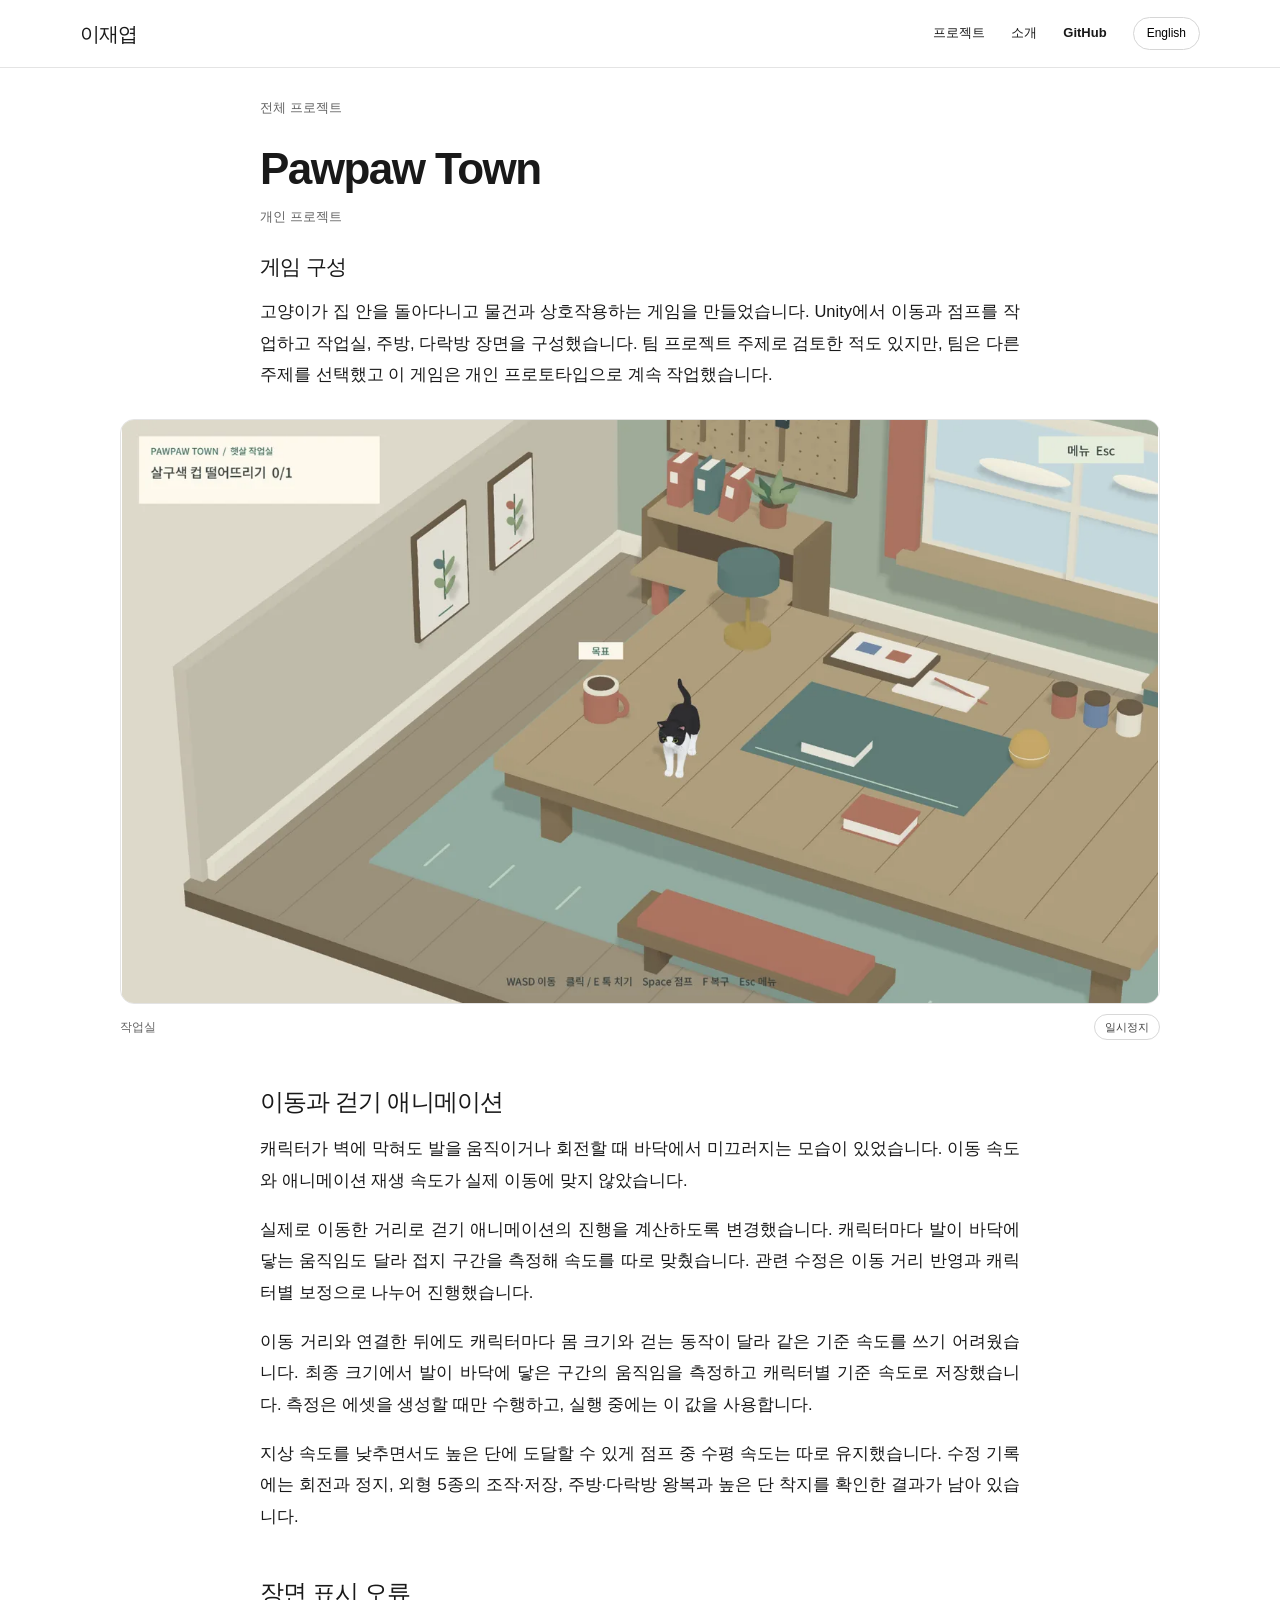
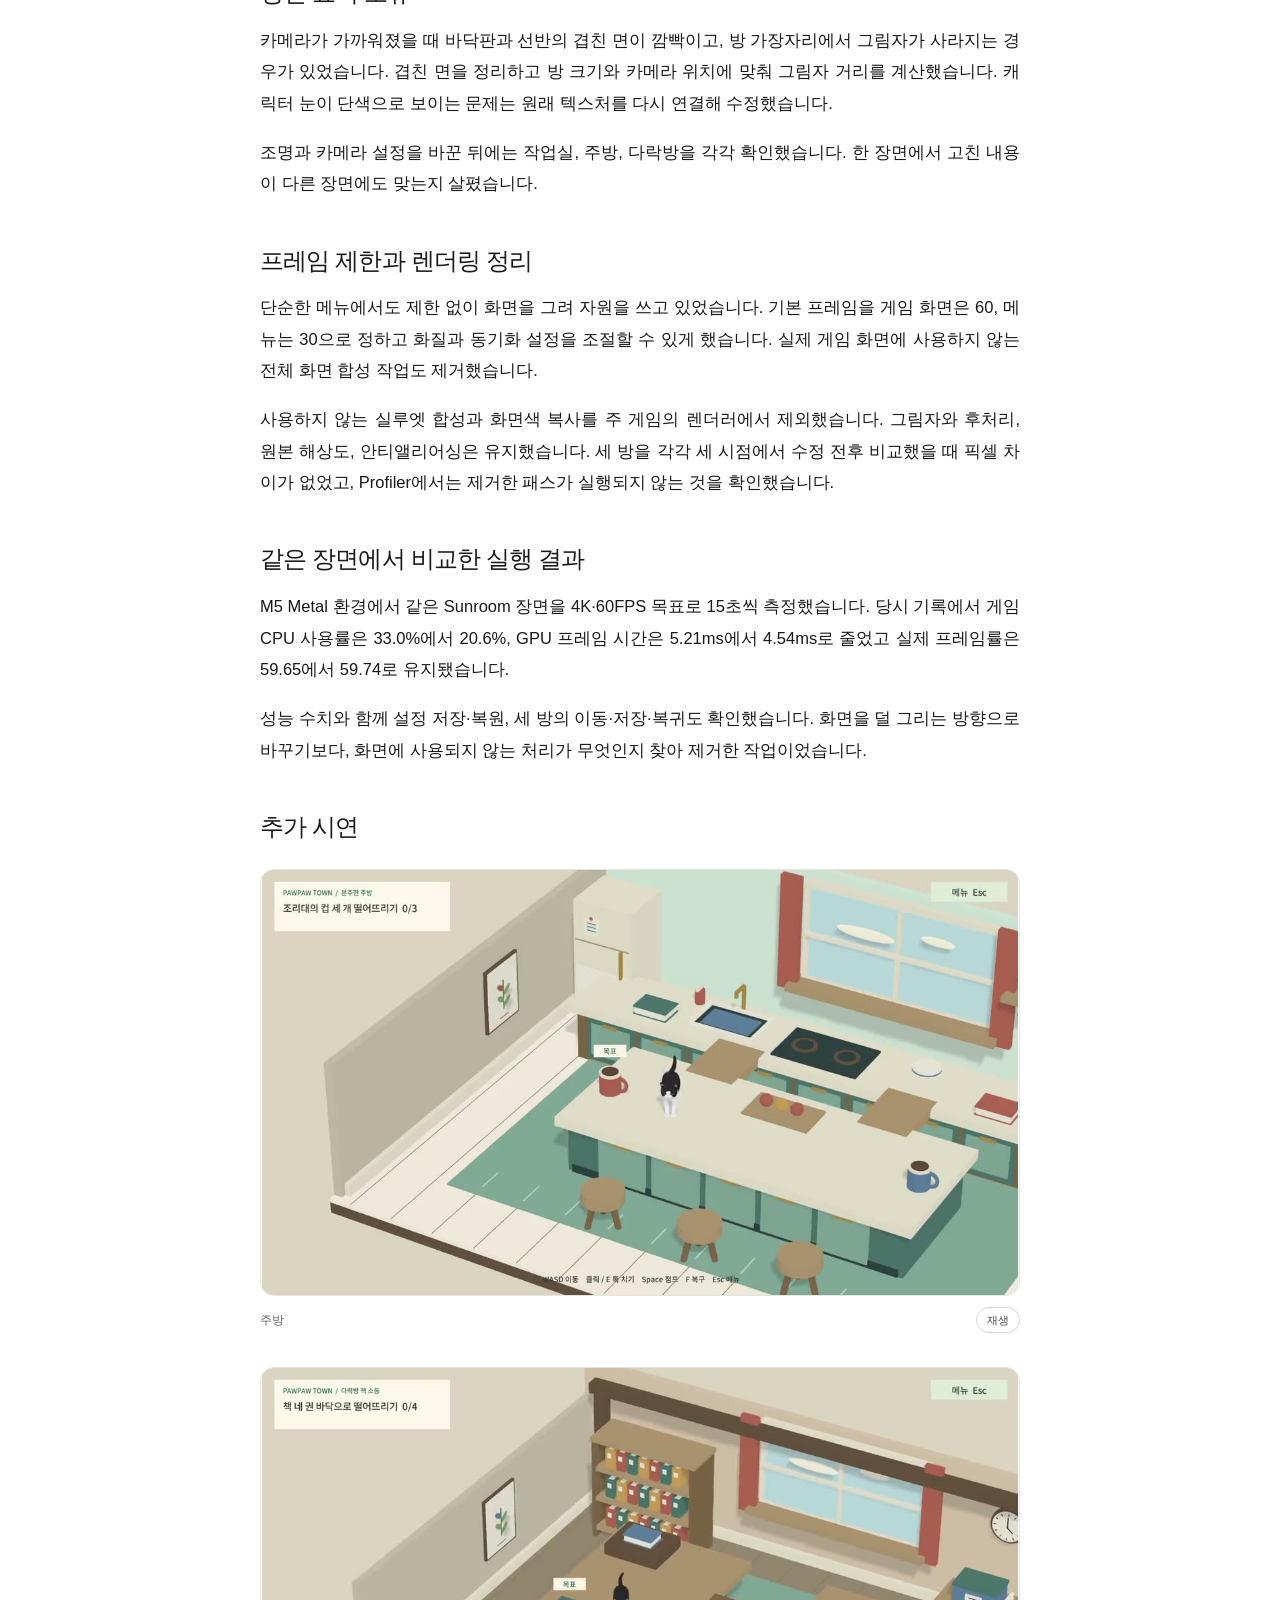
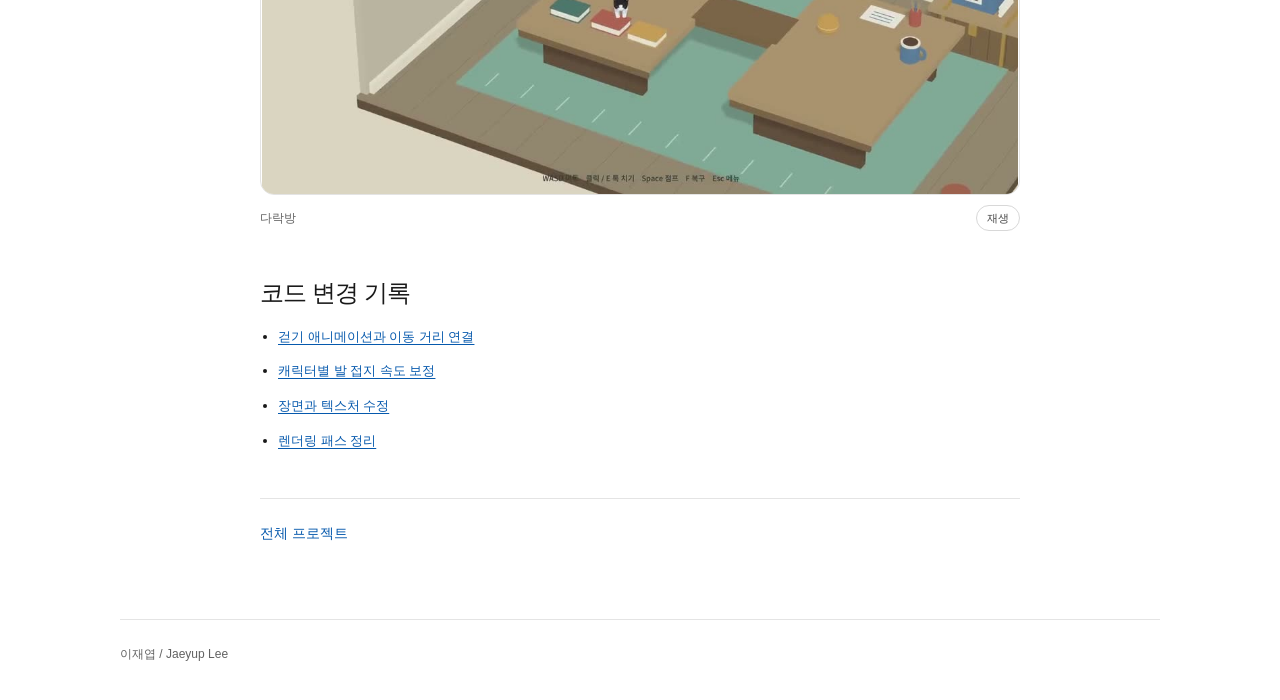
<file: projects/pawpaw-town/index.html>
<!DOCTYPE html>

<html lang="ko"><head><meta charset="utf-8"/><meta content="width=device-width,initial-scale=1" name="viewport"/><meta content="#ffffff" name="theme-color"/><meta content="고양이가 집 안을 탐험하는 Unity 게임 프로토타입. 이동과 점프, 방 구성, 그래픽과 실행 성능을 수정했습니다." name="description"/><title>Pawpaw Town | 이재엽</title><link href="https://ljy0317.github.io/projects/pawpaw-town/" rel="canonical"/><link href="/favicon.svg" rel="icon"/><link href="/assets/css/site.css" rel="stylesheet"/><script defer="" src="/assets/js/site.js"></script></head>
<body><a class="skip" href="#main"><span lang="ko">본문으로</span><span lang="en">Skip to content</span></a><header><a class="name" href="/">이재엽</a><nav aria-label="Navigation"><a href="/#projects"><span lang="ko">프로젝트</span><span lang="en">Projects</span></a><a href="/#about"><span lang="ko">소개</span><span lang="en">About</span></a><a href="https://github.com/LJY0317">GitHub</a><button data-lang-toggle="" type="button">English</button></nav></header>
<main id="main"><p><a href="/#projects"><span lang="ko">전체 프로젝트</span><span lang="en">All projects</span></a></p><h1>Pawpaw Town</h1><p class="meta" lang="ko">개인 프로젝트</p><p class="meta" lang="en">Personal project</p><section><h2 lang="ko">게임 구성</h2><h2 lang="en">Game prototype</h2><p lang="ko">고양이가 집 안을 돌아다니고 물건과 상호작용하는 게임을 만들었습니다. Unity에서 이동과 점프를 작업하고 작업실, 주방, 다락방 장면을 구성했습니다. 팀 프로젝트 주제로 검토한 적도 있지만, 팀은 다른 주제를 선택했고 이 게임은 개인 프로토타입으로 계속 작업했습니다.</p><p lang="en">I built a Unity prototype where a cat moves and jumps through a workshop, kitchen, and attic. We considered it as a team topic before choosing another project, and I continued it as a personal prototype.</p></section><figure class="video-shot"><video aria-label="작업실" data-loop-video="" loop="" muted="" playsinline="" poster="/assets/media/pawpaw-workshop.webp" preload="none"><source src="/assets/media/pawpaw-workshop-loop.mp4" type="video/mp4"/></video><figcaption><span lang="ko">작업실</span><span lang="en">Workshop</span> <button aria-label="Pause video" data-motion-toggle="" type="button"><span lang="ko">재생</span><span lang="en">Play</span></button></figcaption></figure><section><h2 lang="ko">이동과 걷기 애니메이션</h2><h2 lang="en">Movement and walk animation</h2><p lang="ko">캐릭터가 벽에 막혀도 발을 움직이거나 회전할 때 바닥에서 미끄러지는 모습이 있었습니다. 이동 속도와 애니메이션 재생 속도가 실제 이동에 맞지 않았습니다.</p><p lang="en">The feet kept moving when the character hit a wall and slipped during turns. Animation playback did not match the actual displacement.</p><p lang="ko">실제로 이동한 거리로 걷기 애니메이션의 진행을 계산하도록 변경했습니다. 캐릭터마다 발이 바닥에 닿는 움직임도 달라 접지 구간을 측정해 속도를 따로 맞췄습니다. 관련 수정은 이동 거리 반영과 캐릭터별 보정으로 나누어 진행했습니다.</p><p lang="en">I linked walk-cycle progress to distance traveled, then measured foot-contact segments for each character to calibrate the gait separately.</p><p lang="ko">이동 거리와 연결한 뒤에도 캐릭터마다 몸 크기와 걷는 동작이 달라 같은 기준 속도를 쓰기 어려웠습니다. 최종 크기에서 발이 바닥에 닿은 구간의 움직임을 측정하고 캐릭터별 기준 속도로 저장했습니다. 측정은 에셋을 생성할 때만 수행하고, 실행 중에는 이 값을 사용합니다.</p><p lang="en">Different character sizes and walk cycles still needed separate calibration. I measured foot contact at the final character scale and stored a reference speed per character during asset generation, rather than measuring it every frame.</p><p lang="ko">지상 속도를 낮추면서도 높은 단에 도달할 수 있게 점프 중 수평 속도는 따로 유지했습니다. 수정 기록에는 회전과 정지, 외형 5종의 조작·저장, 주방·다락방 왕복과 높은 단 착지를 확인한 결과가 남아 있습니다.</p><p lang="en">I reduced ground speed without reducing jump reach by keeping horizontal jump speed separate. The change record includes turning and stopping checks, controls and saves for five appearances, kitchen/attic round trips, and high-platform landings.</p></section><section><h2 lang="ko">장면 표시 오류</h2><h2 lang="en">Scene rendering fixes</h2><p lang="ko">카메라가 가까워졌을 때 바닥판과 선반의 겹친 면이 깜빡이고, 방 가장자리에서 그림자가 사라지는 경우가 있었습니다. 겹친 면을 정리하고 방 크기와 카메라 위치에 맞춰 그림자 거리를 계산했습니다. 캐릭터 눈이 단색으로 보이는 문제는 원래 텍스처를 다시 연결해 수정했습니다.</p><p lang="en">Overlapping floor and shelf surfaces flickered close to the camera, and shadows faded near room edges. I corrected the geometry, based shadow range on room and camera distances, and restored the eye textures.</p><p lang="ko">조명과 카메라 설정을 바꾼 뒤에는 작업실, 주방, 다락방을 각각 확인했습니다. 한 장면에서 고친 내용이 다른 장면에도 맞는지 살폈습니다.</p><p lang="en">After lighting or camera changes, I checked each of the three rooms.</p></section><section><h2 lang="ko">프레임 제한과 렌더링 정리</h2><h2 lang="en">Frame limits and rendering cleanup</h2><p lang="ko">단순한 메뉴에서도 제한 없이 화면을 그려 자원을 쓰고 있었습니다. 기본 프레임을 게임 화면은 60, 메뉴는 30으로 정하고 화질과 동기화 설정을 조절할 수 있게 했습니다. 실제 게임 화면에 사용하지 않는 전체 화면 합성 작업도 제거했습니다.</p><p lang="en">Menus were rendering without a frame limit. I set defaults of 60 fps for gameplay and 30 fps for menus, exposed quality and synchronization settings, and removed full-screen passes that the game did not use.</p><p lang="ko">사용하지 않는 실루엣 합성과 화면색 복사를 주 게임의 렌더러에서 제외했습니다. 그림자와 후처리, 원본 해상도, 안티앨리어싱은 유지했습니다. 세 방을 각각 세 시점에서 수정 전후 비교했을 때 픽셀 차이가 없었고, Profiler에서는 제거한 패스가 실행되지 않는 것을 확인했습니다.</p><p lang="en">I removed silhouette-compositing and opaque-color-copy passes from the main game renderer while retaining shadows, post-processing, resolution, and antialiasing. Comparisons at three viewpoints in each of the three rooms showed no pixel differences, and the Profiler no longer showed the removed passes.</p></section><section><h2 lang="ko">같은 장면에서 비교한 실행 결과</h2><h2 lang="en">Same-scene measurements</h2><p lang="ko">M5 Metal 환경에서 같은 Sunroom 장면을 4K·60FPS 목표로 15초씩 측정했습니다. 당시 기록에서 게임 CPU 사용률은 33.0%에서 20.6%, GPU 프레임 시간은 5.21ms에서 4.54ms로 줄었고 실제 프레임률은 59.65에서 59.74로 유지됐습니다.</p><p lang="en">In a recorded 15-second comparison of the same Sunroom scene on M5 Metal at 4K with a 60-fps target, game CPU use changed from 33.0% to 20.6% and GPU frame time from 5.21 ms to 4.54 ms. Actual frame rate stayed similar at 59.65 and 59.74 fps.</p><p lang="ko">성능 수치와 함께 설정 저장·복원, 세 방의 이동·저장·복귀도 확인했습니다. 화면을 덜 그리는 방향으로 바꾸기보다, 화면에 사용되지 않는 처리가 무엇인지 찾아 제거한 작업이었습니다.</p><p lang="en">I also checked settings persistence and movement, saves, and return paths across the three rooms. The work removed unused rendering operations rather than reducing the intended picture quality.</p></section><section><h2 lang="ko">추가 시연</h2><h2 lang="en">More recordings</h2><figure class="video-shot"><video aria-label="주방" data-loop-video="" loop="" muted="" playsinline="" poster="/assets/media/pawpaw-kitchen.jpg" preload="none"><source src="/assets/media/pawpaw-kitchen-loop.mp4" type="video/mp4"/></video><figcaption><span lang="ko">주방</span><span lang="en">Kitchen</span> <button aria-label="Pause video" data-motion-toggle="" type="button"><span lang="ko">재생</span><span lang="en">Play</span></button></figcaption></figure><figure class="video-shot"><video aria-label="다락방" data-loop-video="" loop="" muted="" playsinline="" poster="/assets/media/pawpaw-attic.jpg" preload="none"><source src="/assets/media/pawpaw-attic-loop.mp4" type="video/mp4"/></video><figcaption><span lang="ko">다락방</span><span lang="en">Attic</span> <button aria-label="Pause video" data-motion-toggle="" type="button"><span lang="ko">재생</span><span lang="en">Play</span></button></figcaption></figure></section><section><h2 lang="ko">코드 변경 기록</h2><h2 lang="en">Code changes</h2><ul><li><a href="https://github.com/LJY0317/Pawpaw-Town/commit/452e7cfe6b28921966f0ddbdda3bed04adc5ecea">걷기 애니메이션과 이동 거리 연결</a></li><li><a href="https://github.com/LJY0317/Pawpaw-Town/commit/905c866d841ffc442fa29d4998d15c27c467eed6">캐릭터별 발 접지 속도 보정</a></li><li><a href="https://github.com/LJY0317/Pawpaw-Town/commit/dff2c4322f5dd00c8a070140949873ca483b00e0">장면과 텍스처 수정</a></li><li><a href="https://github.com/LJY0317/Pawpaw-Town/commit/126d83b04862293e380eef1eeaccb57a516b9d28">렌더링 패스 정리</a></li></ul></section><p class="back"><a href="/#projects"><span lang="ko">전체 프로젝트</span><span lang="en">All projects</span></a></p></main><footer>이재엽 / Jaeyup Lee</footer></body></html>
</file>
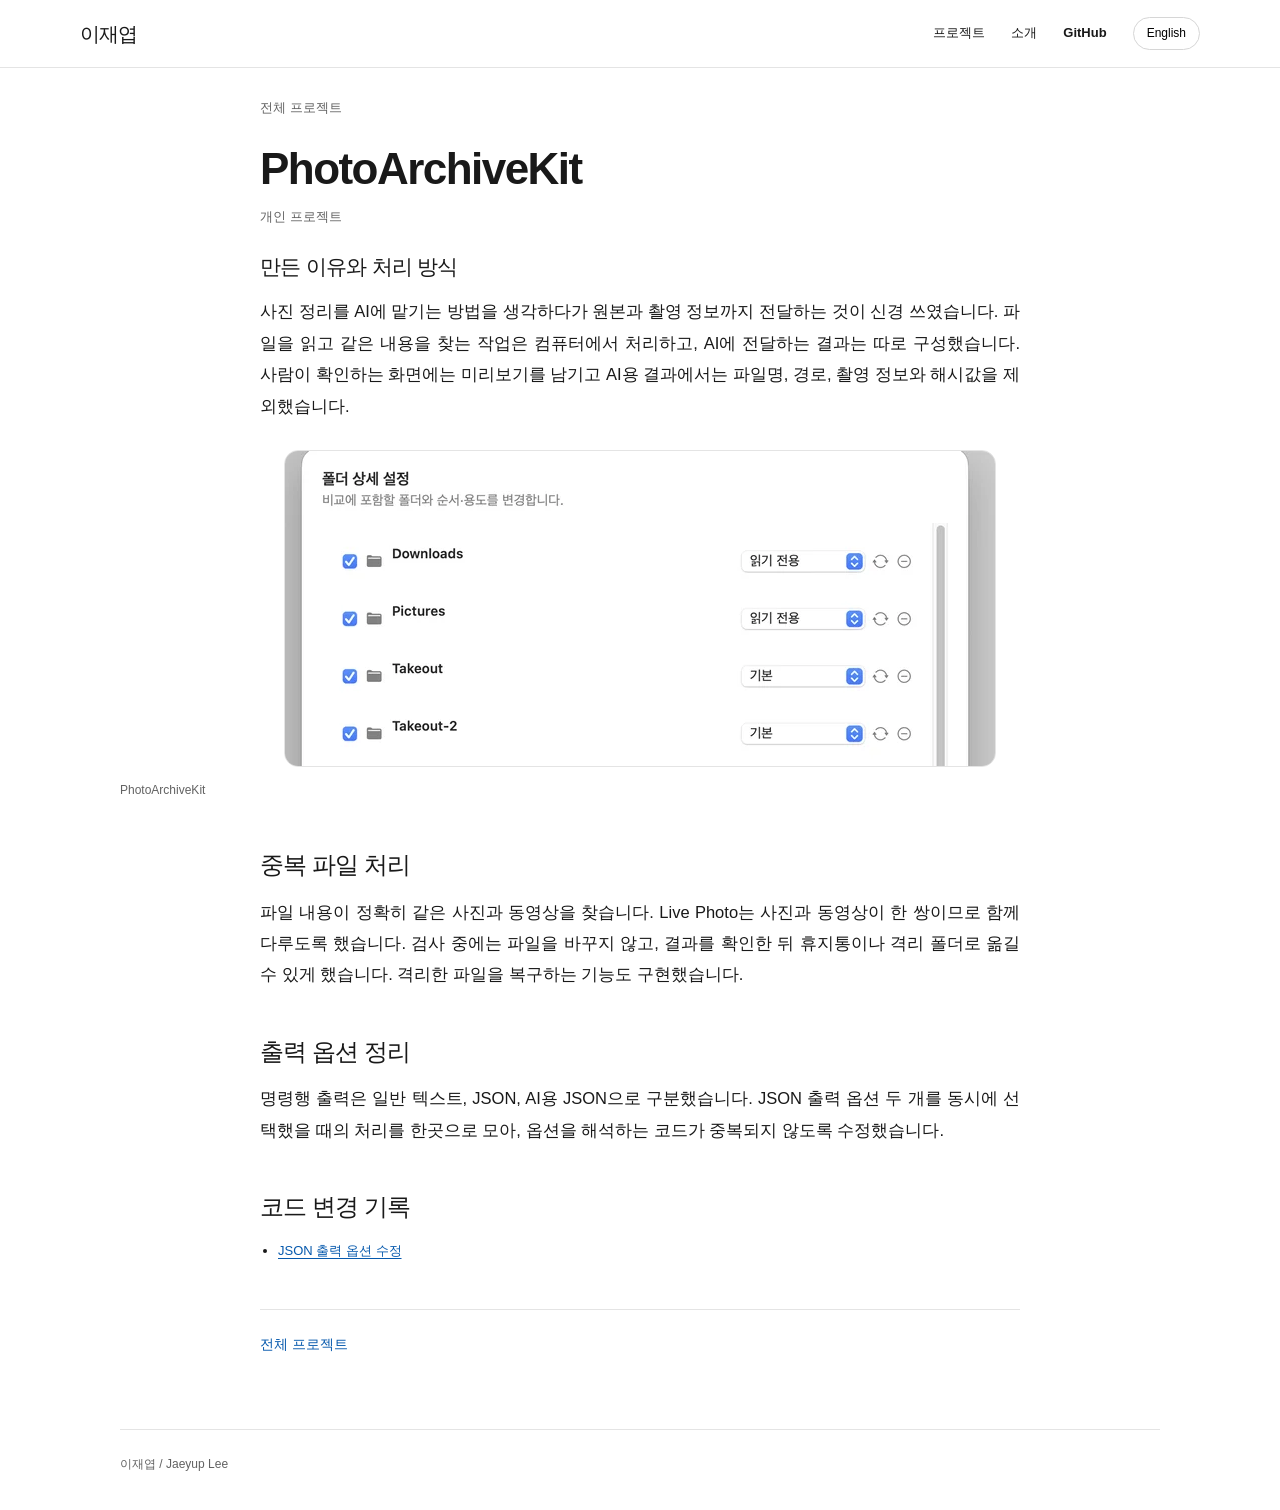
<file: projects/photoarchivekit/index.html>
<!doctype html>
<html lang="ko"><head><meta charset="utf-8"><meta name="viewport" content="width=device-width,initial-scale=1"><meta name="theme-color" content="#ffffff"><meta name="description" content="사진과 동영상의 중복을 검사하고 정리하는 프로그램. 파일 검사와 AI용 결과 출력을 분리했습니다."><title>PhotoArchiveKit | 이재엽</title><link rel="canonical" href="https://ljy0317.github.io/projects/photoarchivekit/"><link rel="icon" href="/favicon.svg"><link rel="stylesheet" href="/assets/css/site.css"><script src="/assets/js/site.js" defer></script></head>
<body><a class="skip" href="#main"><span lang="ko">본문으로</span><span lang="en">Skip to content</span></a><header><a class="name" href="/">이재엽</a><nav aria-label="Navigation"><a href="/#projects"><span lang="ko">프로젝트</span><span lang="en">Projects</span></a><a href="/#about"><span lang="ko">소개</span><span lang="en">About</span></a><a href="https://github.com/LJY0317">GitHub</a><button type="button" data-lang-toggle>English</button></nav></header>
<main id="main"><p><a href="/#projects"><span lang="ko">전체 프로젝트</span><span lang="en">All projects</span></a></p><h1>PhotoArchiveKit</h1><p lang="ko" class="meta">개인 프로젝트</p><p lang="en" class="meta">Personal project</p><section><h2 lang="ko">만든 이유와 처리 방식</h2><h2 lang="en">Purpose and processing</h2><p lang="ko">사진 정리를 AI에 맡기는 방법을 생각하다가 원본과 촬영 정보까지 전달하는 것이 신경 쓰였습니다. 파일을 읽고 같은 내용을 찾는 작업은 컴퓨터에서 처리하고, AI에 전달하는 결과는 따로 구성했습니다. 사람이 확인하는 화면에는 미리보기를 남기고 AI용 결과에서는 파일명, 경로, 촬영 정보와 해시값을 제외했습니다.</p><p lang="en">I wanted help organizing photos without sending originals and capture details to an AI. The computer reads and compares files locally. People can review previews in the app, while the AI-facing output omits filenames, paths, capture metadata, and hashes.</p></section><figure><img src="/assets/media/photo-folders.webp" width="710" height="315" alt="PhotoArchiveKit" loading="lazy" decoding="async"><figcaption>PhotoArchiveKit</figcaption></figure><section><h2 lang="ko">중복 파일 처리</h2><h2 lang="en">Handling duplicates</h2><p lang="ko">파일 내용이 정확히 같은 사진과 동영상을 찾습니다. Live Photo는 사진과 동영상이 한 쌍이므로 함께 다루도록 했습니다. 검사 중에는 파일을 바꾸지 않고, 결과를 확인한 뒤 휴지통이나 격리 폴더로 옮길 수 있게 했습니다. 격리한 파일을 복구하는 기능도 구현했습니다.</p><p lang="en">The checker detects exact file duplicates and treats Live Photos as paired photo-and-video assets. Scanning leaves files unchanged. After review, selected files can be moved to Trash or quarantine, with restoration from quarantine.</p></section><section><h2 lang="ko">출력 옵션 정리</h2><h2 lang="en">Output options</h2><p lang="ko">명령행 출력은 일반 텍스트, JSON, AI용 JSON으로 구분했습니다. JSON 출력 옵션 두 개를 동시에 선택했을 때의 처리를 한곳으로 모아, 옵션을 해석하는 코드가 중복되지 않도록 수정했습니다.</p><p lang="en">The CLI has text, JSON, and agent-focused JSON output. I consolidated parsing and validation so conflicting JSON options are handled in one place.</p></section><section><h2 lang="ko">코드 변경 기록</h2><h2 lang="en">Code changes</h2><ul><li><a href="https://github.com/LJY0317/PhotoArchiveKit/commit/d4c172e2526a669e8954c659af85c0c190b259f4">JSON 출력 옵션 수정</a></li></ul></section><p class="back"><a href="/#projects"><span lang="ko">전체 프로젝트</span><span lang="en">All projects</span></a></p></main><footer>이재엽 / Jaeyup Lee</footer></body></html>
</file>
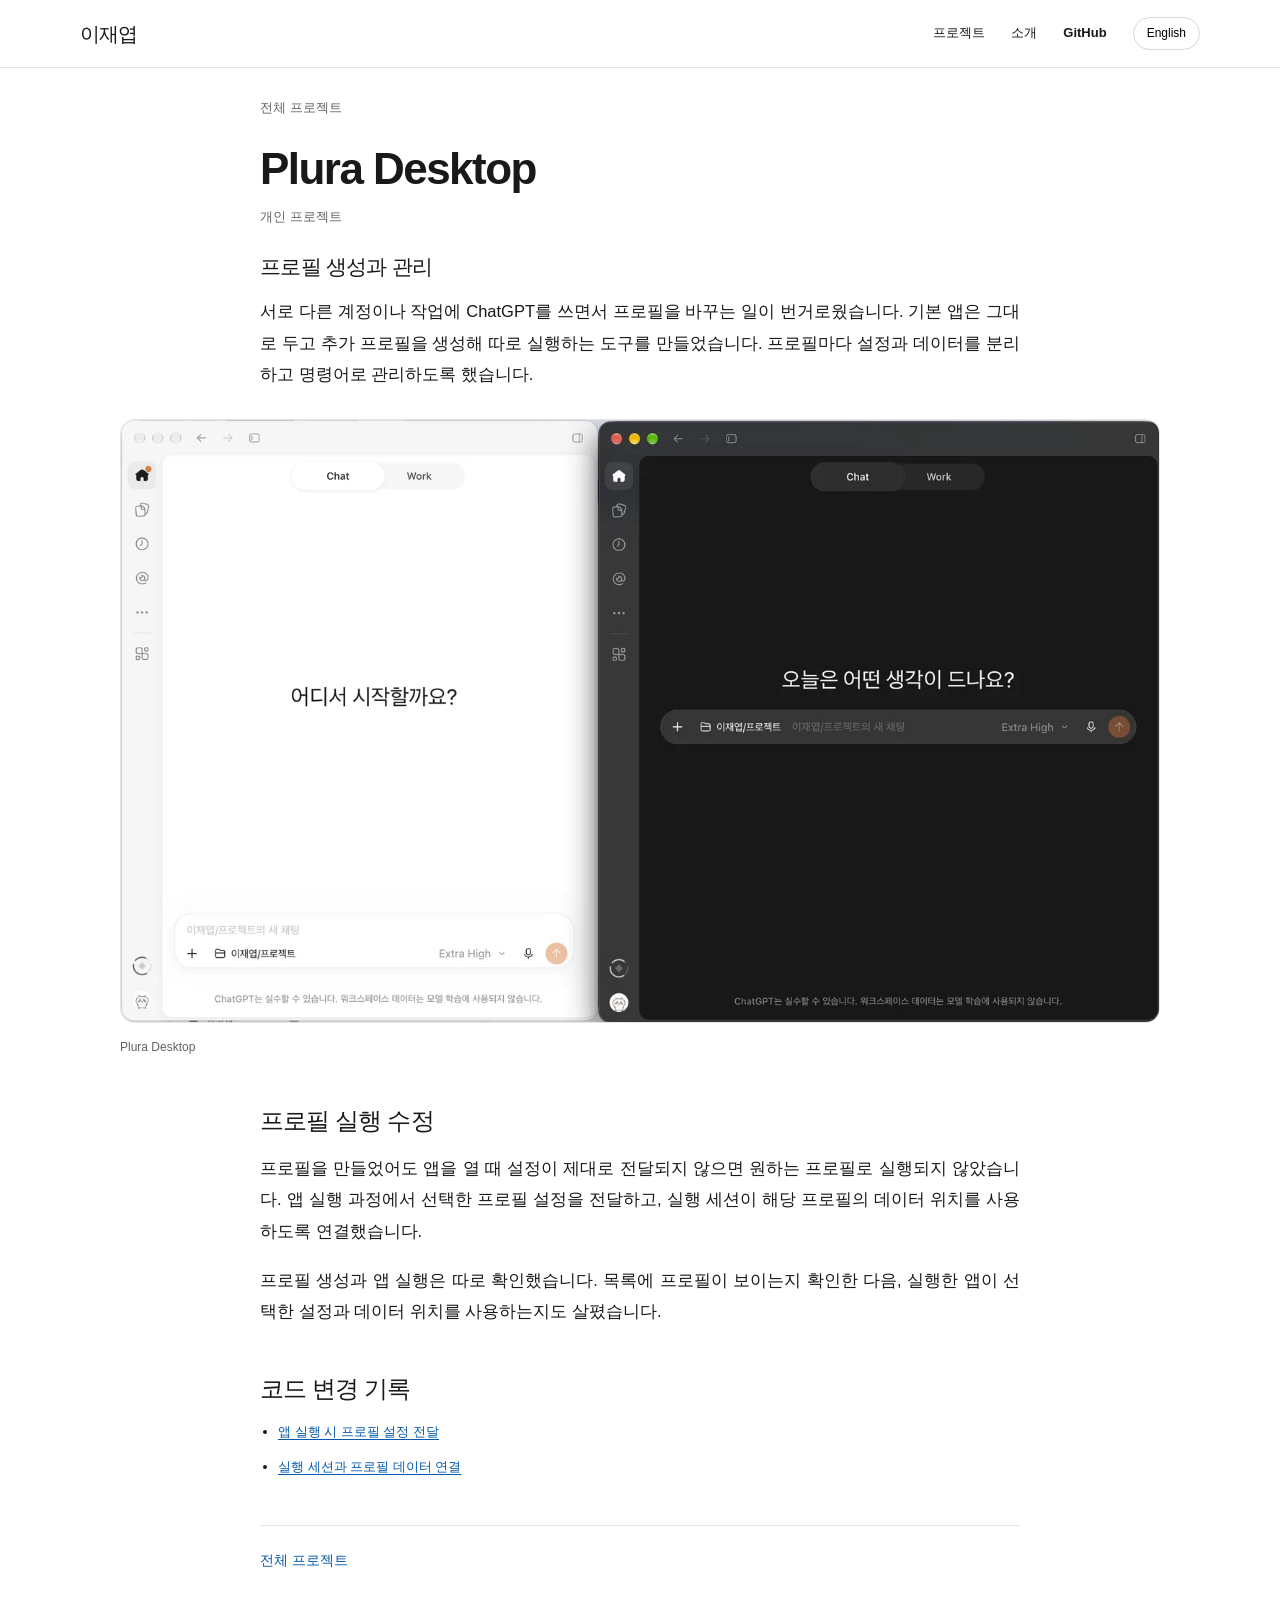
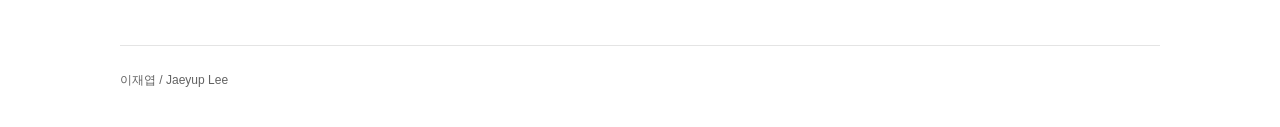
<file: projects/plura-desktop/index.html>
<!doctype html>
<html lang="ko"><head><meta charset="utf-8"><meta name="viewport" content="width=device-width,initial-scale=1"><meta name="theme-color" content="#ffffff"><meta name="description" content="ChatGPT 프로필 관리 도구. 프로필 생성, 실행 설정 전달, 세션 데이터 연결 작업."><title>Plura Desktop | 이재엽</title><link rel="canonical" href="https://ljy0317.github.io/projects/plura-desktop/"><link rel="icon" href="/favicon.svg"><link rel="stylesheet" href="/assets/css/site.css"><script src="/assets/js/site.js" defer></script></head>
<body><a class="skip" href="#main"><span lang="ko">본문으로</span><span lang="en">Skip to content</span></a><header><a class="name" href="/">이재엽</a><nav aria-label="Navigation"><a href="/#projects"><span lang="ko">프로젝트</span><span lang="en">Projects</span></a><a href="/#about"><span lang="ko">소개</span><span lang="en">About</span></a><a href="https://github.com/LJY0317">GitHub</a><button type="button" data-lang-toggle>English</button></nav></header>
<main id="main"><p><a href="/#projects"><span lang="ko">전체 프로젝트</span><span lang="en">All projects</span></a></p><h1>Plura Desktop</h1><p lang="ko" class="meta">개인 프로젝트</p><p lang="en" class="meta">Personal project</p><section><h2 lang="ko">프로필 생성과 관리</h2><h2 lang="en">Profile management</h2><p lang="ko">서로 다른 계정이나 작업에 ChatGPT를 쓰면서 프로필을 바꾸는 일이 번거로웠습니다. 기본 앱은 그대로 두고 추가 프로필을 생성해 따로 실행하는 도구를 만들었습니다. 프로필마다 설정과 데이터를 분리하고 명령어로 관리하도록 했습니다.</p><p lang="en">Switching ChatGPT profiles for different accounts and work was inconvenient. I kept the base app and added a tool to create and launch extra profiles, each with its own settings and data.</p></section><figure><img src="/assets/media/plura-dual.webp" width="1440" height="836" alt="별도 프로필로 실행한 ChatGPT 창" loading="lazy" decoding="async"><figcaption>Plura Desktop</figcaption></figure><section><h2 lang="ko">프로필 실행 수정</h2><h2 lang="en">Launch fixes</h2><p lang="ko">프로필을 만들었어도 앱을 열 때 설정이 제대로 전달되지 않으면 원하는 프로필로 실행되지 않았습니다. 앱 실행 과정에서 선택한 프로필 설정을 전달하고, 실행 세션이 해당 프로필의 데이터 위치를 사용하도록 연결했습니다.</p><p lang="en">A profile could exist without its configuration reaching the launched app. I corrected how the launcher passes the selected configuration and bound the runtime session to that profile's data location.</p><p lang="ko">프로필 생성과 앱 실행은 따로 확인했습니다. 목록에 프로필이 보이는지 확인한 다음, 실행한 앱이 선택한 설정과 데이터 위치를 사용하는지도 살폈습니다.</p><p lang="en">I checked profile creation separately from the active session, following the selected configuration through to the running app and its data location.</p></section><section><h2 lang="ko">코드 변경 기록</h2><h2 lang="en">Code changes</h2><ul><li><a href="https://github.com/LJY0317/plura-desktop/commit/8f8eaaf1128d2ec033b087f724c17ef2cbe6df52">앱 실행 시 프로필 설정 전달</a></li><li><a href="https://github.com/LJY0317/plura-desktop/commit/5751a6ed7013b05349fa6af16a821b839054af5f">실행 세션과 프로필 데이터 연결</a></li></ul></section><p class="back"><a href="/#projects"><span lang="ko">전체 프로젝트</span><span lang="en">All projects</span></a></p></main><footer>이재엽 / Jaeyup Lee</footer></body></html>
</file>
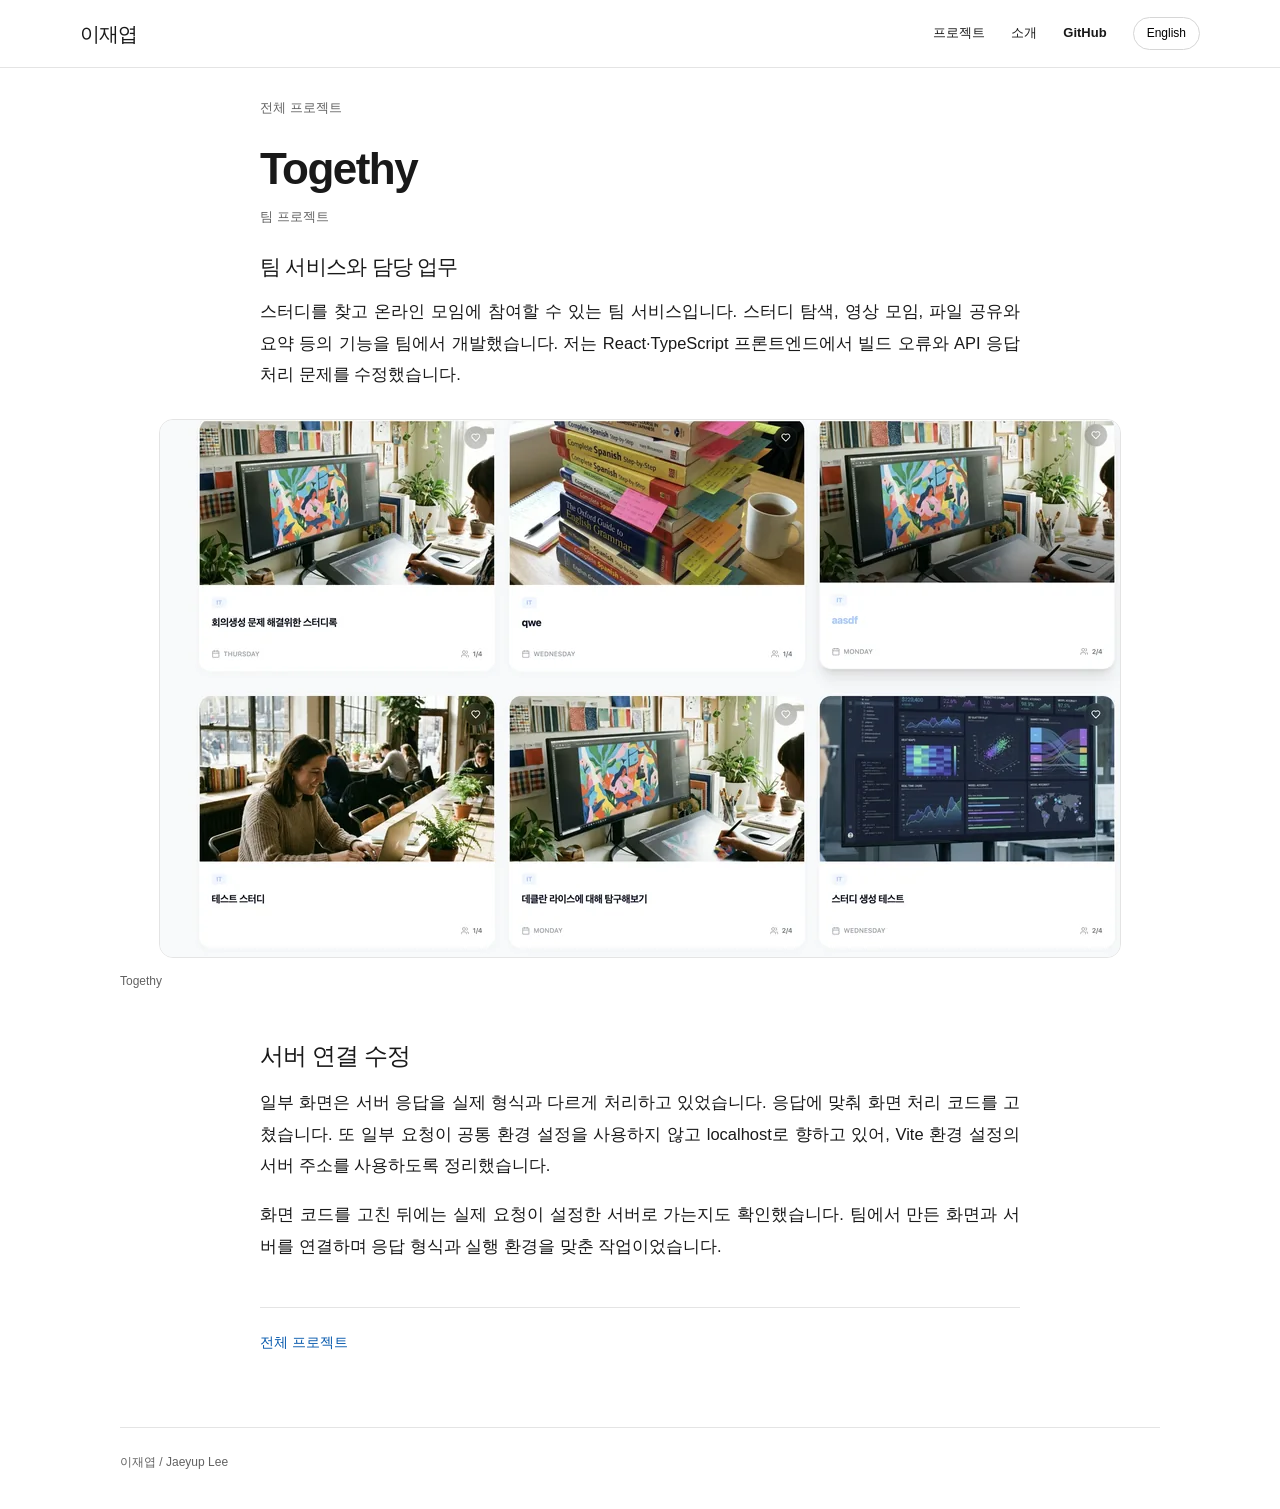
<file: projects/study-platform/index.html>
<!doctype html>
<html lang="ko"><head><meta charset="utf-8"><meta name="viewport" content="width=device-width,initial-scale=1"><meta name="theme-color" content="#ffffff"><meta name="description" content="온라인 스터디 서비스. React 화면의 빌드 오류와 서버 응답 처리, 요청 주소 설정 수정."><title>Togethy | 이재엽</title><link rel="canonical" href="https://ljy0317.github.io/projects/study-platform/"><link rel="icon" href="/favicon.svg"><link rel="stylesheet" href="/assets/css/site.css"><script src="/assets/js/site.js" defer></script></head>
<body><a class="skip" href="#main"><span lang="ko">본문으로</span><span lang="en">Skip to content</span></a><header><a class="name" href="/">이재엽</a><nav aria-label="Navigation"><a href="/#projects"><span lang="ko">프로젝트</span><span lang="en">Projects</span></a><a href="/#about"><span lang="ko">소개</span><span lang="en">About</span></a><a href="https://github.com/LJY0317">GitHub</a><button type="button" data-lang-toggle>English</button></nav></header>
<main id="main"><p><a href="/#projects"><span lang="ko">전체 프로젝트</span><span lang="en">All projects</span></a></p><h1>Togethy</h1><p lang="ko" class="meta">팀 프로젝트</p><p lang="en" class="meta">Team project</p><section><h2 lang="ko">팀 서비스와 담당 업무</h2><h2 lang="en">Team product and role</h2><p lang="ko">스터디를 찾고 온라인 모임에 참여할 수 있는 팀 서비스입니다. 스터디 탐색, 영상 모임, 파일 공유와 요약 등의 기능을 팀에서 개발했습니다. 저는 React·TypeScript 프론트엔드에서 빌드 오류와 API 응답 처리 문제를 수정했습니다.</p><p lang="en">The team built study-group discovery, online meetings, file sharing, and summaries. I worked on build errors and API response handling in the React and TypeScript frontend.</p></section><figure><img src="/assets/images/projects/study-platform/study-discovery-grid-960.webp" width="960" height="537" alt="Togethy 스터디 목록" loading="lazy" decoding="async"><figcaption>Togethy</figcaption></figure><section><h2 lang="ko">서버 연결 수정</h2><h2 lang="en">API connection fixes</h2><p lang="ko">일부 화면은 서버 응답을 실제 형식과 다르게 처리하고 있었습니다. 응답에 맞춰 화면 처리 코드를 고쳤습니다. 또 일부 요청이 공통 환경 설정을 사용하지 않고 localhost로 향하고 있어, Vite 환경 설정의 서버 주소를 사용하도록 정리했습니다.</p><p lang="en">Some screens assumed a response shape that differed from the backend. I corrected that handling and replaced hard-coded localhost URLs with the API address from the shared Vite environment settings.</p><p lang="ko">화면 코드를 고친 뒤에는 실제 요청이 설정한 서버로 가는지도 확인했습니다. 팀에서 만든 화면과 서버를 연결하며 응답 형식과 실행 환경을 맞춘 작업이었습니다.</p><p lang="en">After changing the screen code, I checked the request destination in the running environment and aligned it with the team's backend.</p></section><p class="back"><a href="/#projects"><span lang="ko">전체 프로젝트</span><span lang="en">All projects</span></a></p></main><footer>이재엽 / Jaeyup Lee</footer></body></html>
</file>
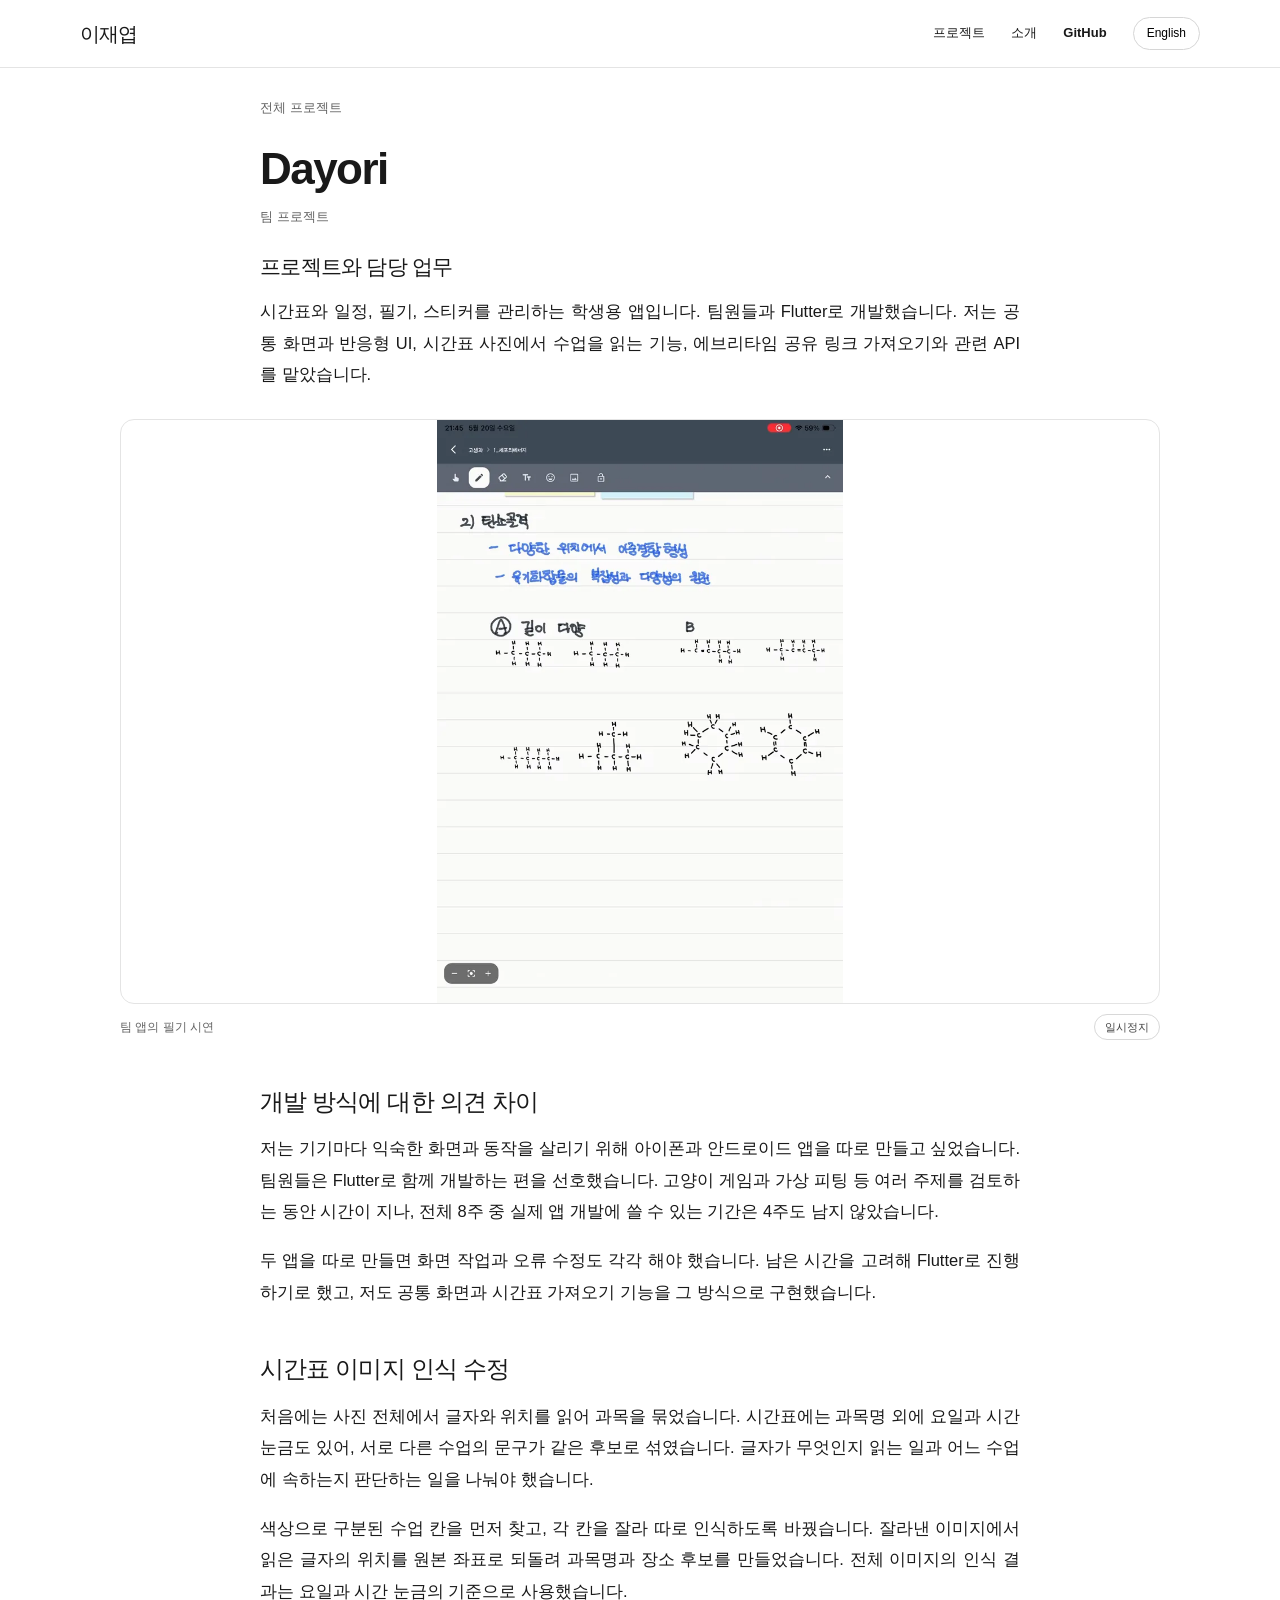
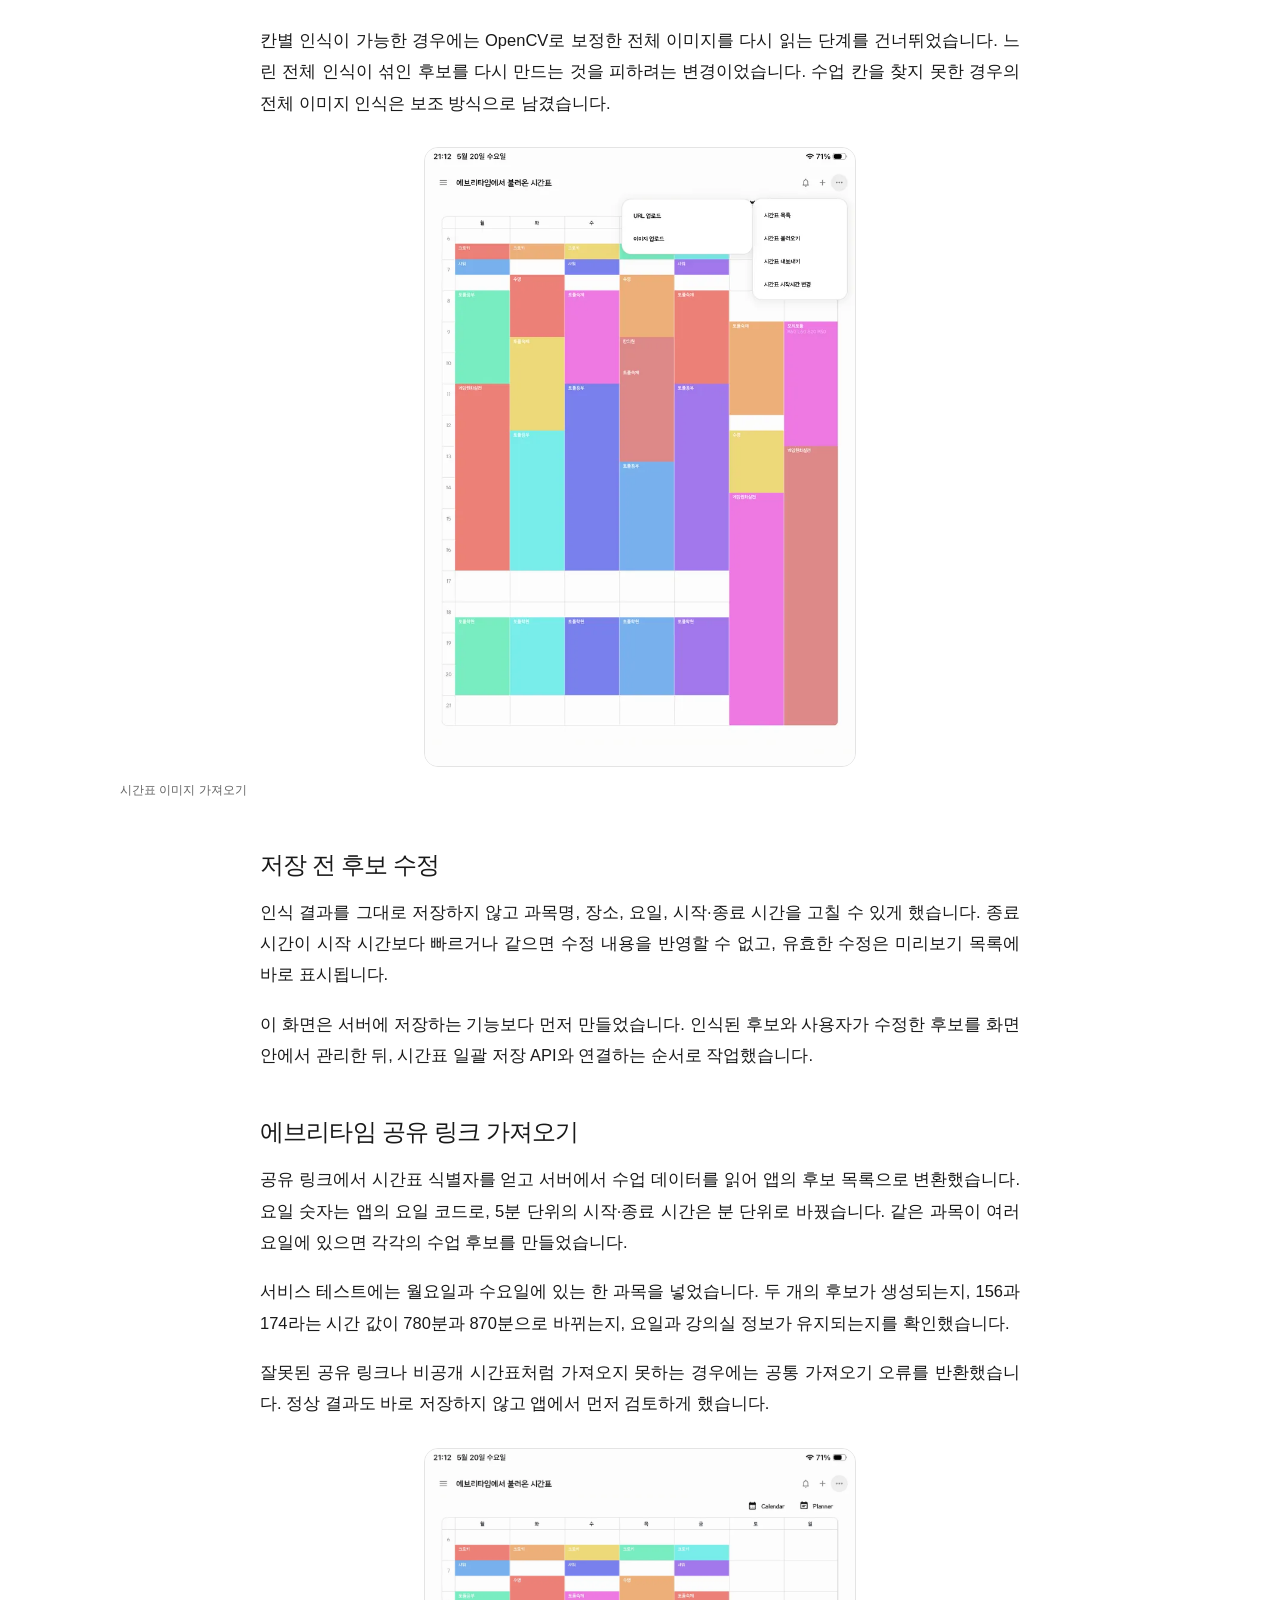
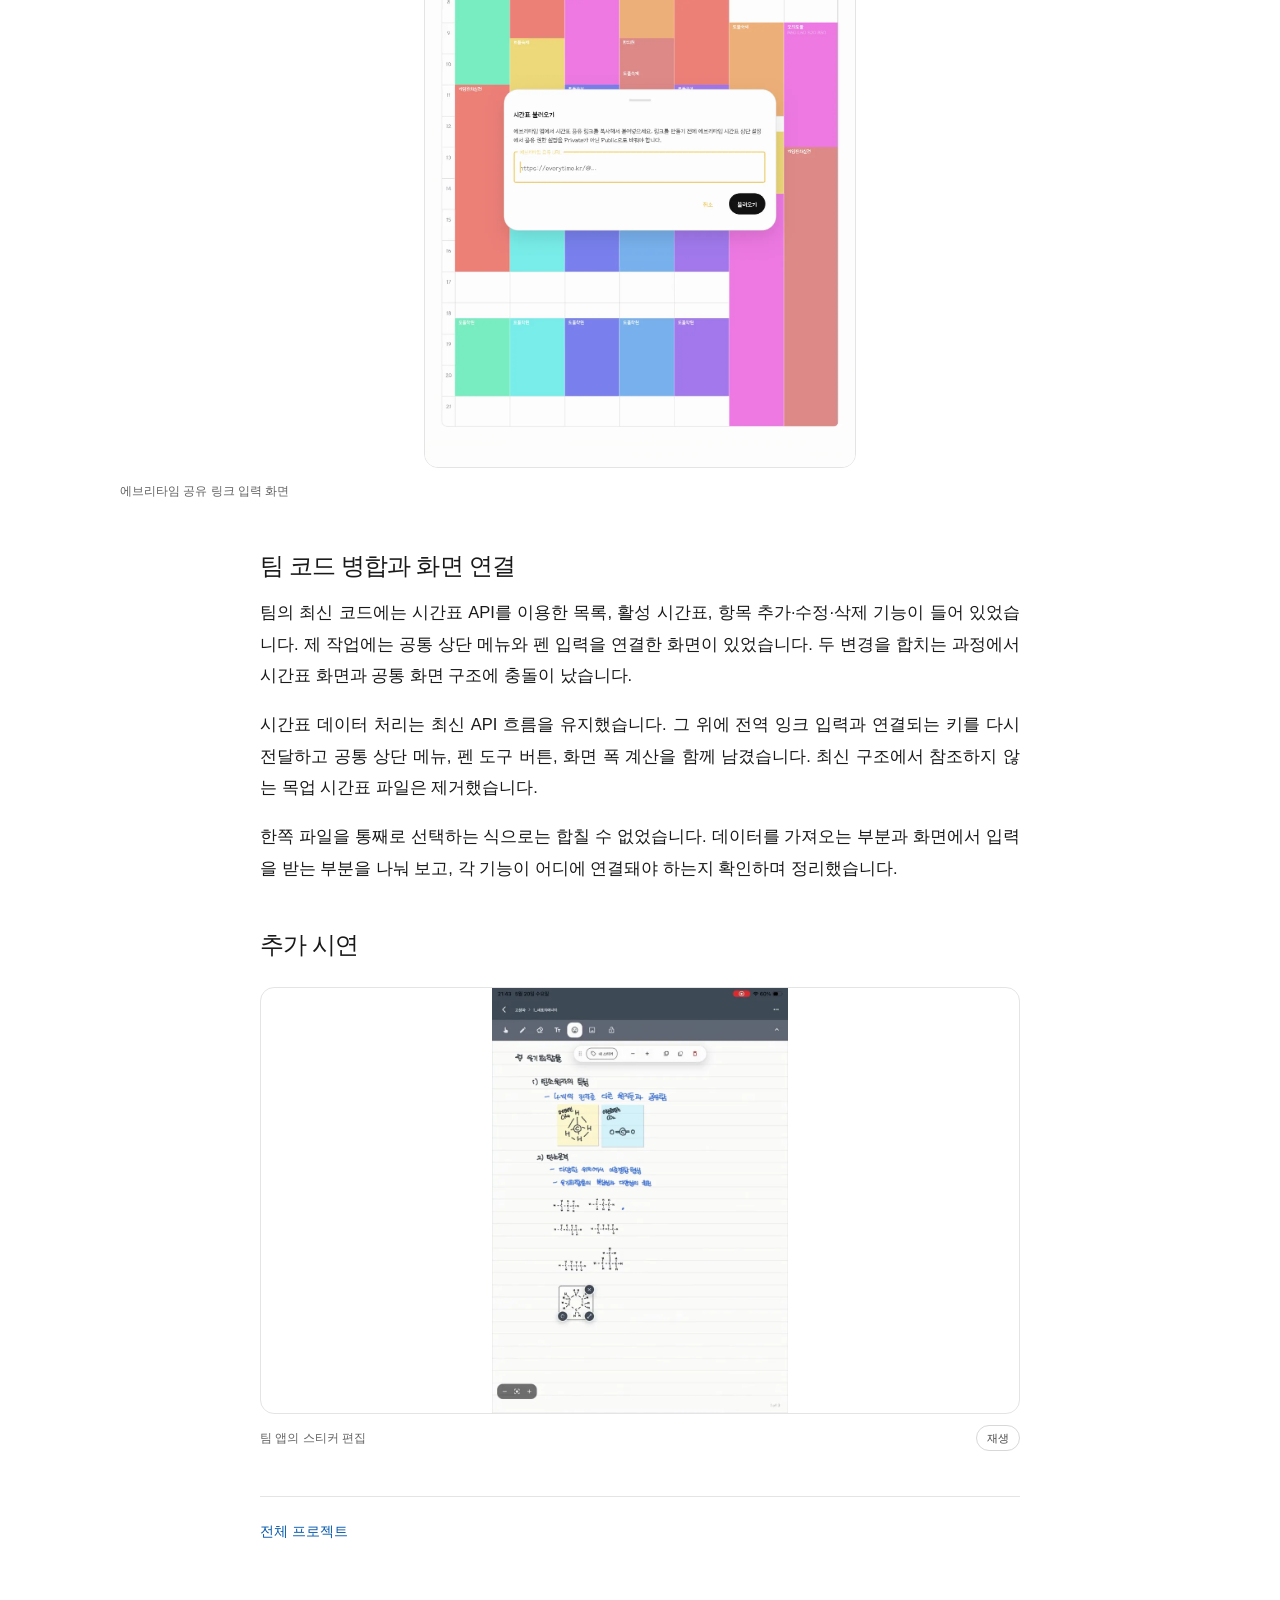
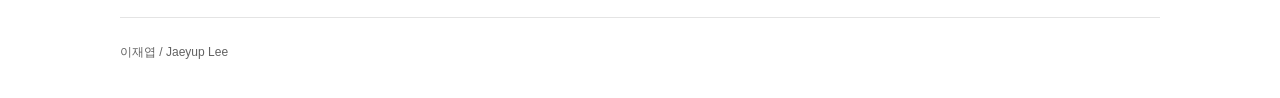
<file: projects/timetable-planner/index.html>
<!DOCTYPE html>

<html lang="ko"><head><meta charset="utf-8"/><meta content="width=device-width,initial-scale=1" name="viewport"/><meta content="#ffffff" name="theme-color"/><meta content="학생용 시간표·일정 앱. 공통 화면, 시간표 이미지 인식과 공유 링크 가져오기 기능을 맡았습니다." name="description"/><title>Dayori | 이재엽</title><link href="https://ljy0317.github.io/projects/timetable-planner/" rel="canonical"/><link href="/favicon.svg" rel="icon"/><link href="/assets/css/site.css" rel="stylesheet"/><script defer="" src="/assets/js/site.js"></script></head>
<body><a class="skip" href="#main"><span lang="ko">본문으로</span><span lang="en">Skip to content</span></a><header><a class="name" href="/">이재엽</a><nav aria-label="Navigation"><a href="/#projects"><span lang="ko">프로젝트</span><span lang="en">Projects</span></a><a href="/#about"><span lang="ko">소개</span><span lang="en">About</span></a><a href="https://github.com/LJY0317">GitHub</a><button data-lang-toggle="" type="button">English</button></nav></header>
<main id="main"><p><a href="/#projects"><span lang="ko">전체 프로젝트</span><span lang="en">All projects</span></a></p><h1>Dayori</h1><p class="meta" lang="ko">팀 프로젝트</p><p class="meta" lang="en">Team project</p><section><h2 lang="ko">프로젝트와 담당 업무</h2><h2 lang="en">Project and role</h2><p lang="ko">시간표와 일정, 필기, 스티커를 관리하는 학생용 앱입니다. 팀원들과 Flutter로 개발했습니다. 저는 공통 화면과 반응형 UI, 시간표 사진에서 수업을 읽는 기능, 에브리타임 공유 링크 가져오기와 관련 API를 맡았습니다.</p><p lang="en">Dayori is a Flutter app for timetables, schedules, notes, and stickers, built with my team. I worked on shared and responsive screens, timetable OCR, Everytime link imports, and the related APIs.</p></section><figure class="video-shot"><video aria-label="팀 앱의 필기 시연" data-loop-video="" loop="" muted="" playsinline="" poster="/assets/images/projects/timetable-planner/handwriting-demo-poster.webp" preload="none"><source src="/assets/videos/projects/timetable-planner/handwriting-demo.mp4" type="video/mp4"/></video><figcaption><span lang="ko">팀 앱의 필기 시연</span><span lang="en">Handwriting in the team app</span> <button aria-label="Pause video" data-motion-toggle="" type="button"><span lang="ko">재생</span><span lang="en">Play</span></button></figcaption></figure><section><h2 lang="ko">개발 방식에 대한 의견 차이</h2><h2 lang="en">Choosing a development approach</h2><p lang="ko">저는 기기마다 익숙한 화면과 동작을 살리기 위해 아이폰과 안드로이드 앱을 따로 만들고 싶었습니다. 팀원들은 Flutter로 함께 개발하는 편을 선호했습니다. 고양이 게임과 가상 피팅 등 여러 주제를 검토하는 동안 시간이 지나, 전체 8주 중 실제 앱 개발에 쓸 수 있는 기간은 4주도 남지 않았습니다.</p><p lang="en">I preferred separate iPhone and Android apps, while teammates favored Flutter. We had considered several topics, including a cat game and virtual fitting, leaving fewer than four weeks of an eight-week project for the final app.</p><p lang="ko">두 앱을 따로 만들면 화면 작업과 오류 수정도 각각 해야 했습니다. 남은 시간을 고려해 Flutter로 진행하기로 했고, 저도 공통 화면과 시간표 가져오기 기능을 그 방식으로 구현했습니다.</p><p lang="en">Separate apps would also require separate screen and bug-fix work. We chose Flutter for the remaining schedule, and I implemented my screens and import features in it.</p></section><section><h2 lang="ko">시간표 이미지 인식 수정</h2><h2 lang="en">Reworking timetable OCR</h2><p lang="ko">처음에는 사진 전체에서 글자와 위치를 읽어 과목을 묶었습니다. 시간표에는 과목명 외에 요일과 시간 눈금도 있어, 서로 다른 수업의 문구가 같은 후보로 섞였습니다. 글자가 무엇인지 읽는 일과 어느 수업에 속하는지 판단하는 일을 나눠야 했습니다.</p><p lang="en">The first version grouped classes using text and positions from the entire screenshot. Subject names, day labels, and time markers could become mixed candidates. Recognizing the text was not enough to identify which class it belonged to.</p><p lang="ko">색상으로 구분된 수업 칸을 먼저 찾고, 각 칸을 잘라 따로 인식하도록 바꿨습니다. 잘라낸 이미지에서 읽은 글자의 위치를 원본 좌표로 되돌려 과목명과 장소 후보를 만들었습니다. 전체 이미지의 인식 결과는 요일과 시간 눈금의 기준으로 사용했습니다.</p><p lang="en">I changed the preprocessor to find colored class blocks and run OCR on each crop. The crop coordinates are mapped back to the original image for subject and location candidates. Full-image recognition supplies day and time anchors.</p><p lang="ko">칸별 인식이 가능한 경우에는 OpenCV로 보정한 전체 이미지를 다시 읽는 단계를 건너뛰었습니다. 느린 전체 인식이 섞인 후보를 다시 만드는 것을 피하려는 변경이었습니다. 수업 칸을 찾지 못한 경우의 전체 이미지 인식은 보조 방식으로 남겼습니다.</p><p lang="en">When block crops are available, the service skips the slower OpenCV full-image OCR pass so mixed candidates do not re-enter the comparison. Full-image recognition remains available when block detection cannot supply crops.</p></section><figure><img alt="Timetable image import" height="1036" loading="lazy" src="/assets/images/projects/timetable-planner/timetable-image-import-720.webp" width="720"/><figcaption><span lang="ko">시간표 이미지 가져오기</span><span lang="en">Timetable image import</span></figcaption></figure><section><h2 lang="ko">저장 전 후보 수정</h2><h2 lang="en">Reviewing candidates before saving</h2><p lang="ko">인식 결과를 그대로 저장하지 않고 과목명, 장소, 요일, 시작·종료 시간을 고칠 수 있게 했습니다. 종료 시간이 시작 시간보다 빠르거나 같으면 수정 내용을 반영할 수 없고, 유효한 수정은 미리보기 목록에 바로 표시됩니다.</p><p lang="en">The review sheet lets users edit the subject, location, day, and start and end times. It does not apply an end time at or before the start time, and valid edits are reflected in the preview immediately.</p><p lang="ko">이 화면은 서버에 저장하는 기능보다 먼저 만들었습니다. 인식된 후보와 사용자가 수정한 후보를 화면 안에서 관리한 뒤, 시간표 일괄 저장 API와 연결하는 순서로 작업했습니다.</p><p lang="en">I built the review interface before connecting storage. It keeps recognized and edited candidates as local drafts, separate from the later bulk-save API integration.</p></section><section><h2 lang="ko">에브리타임 공유 링크 가져오기</h2><h2 lang="en">Everytime shared timetable imports</h2><p lang="ko">공유 링크에서 시간표 식별자를 얻고 서버에서 수업 데이터를 읽어 앱의 후보 목록으로 변환했습니다. 요일 숫자는 앱의 요일 코드로, 5분 단위의 시작·종료 시간은 분 단위로 바꿨습니다. 같은 과목이 여러 요일에 있으면 각각의 수업 후보를 만들었습니다.</p><p lang="en">The backend extracts the timetable identifier and converts the returned class data to app candidates. It maps numeric days to app day codes and five-minute time units to minutes. A subject meeting on multiple days becomes multiple candidates.</p><p lang="ko">서비스 테스트에는 월요일과 수요일에 있는 한 과목을 넣었습니다. 두 개의 후보가 생성되는지, 156과 174라는 시간 값이 780분과 870분으로 바뀌는지, 요일과 강의실 정보가 유지되는지를 확인했습니다.</p><p lang="en">The service test uses a subject that meets on Monday and Wednesday. It checks two candidates, conversion of 156 and 174 time units to 780 and 870 minutes, and preservation of the days and classroom details.</p><p lang="ko">잘못된 공유 링크나 비공개 시간표처럼 가져오지 못하는 경우에는 공통 가져오기 오류를 반환했습니다. 정상 결과도 바로 저장하지 않고 앱에서 먼저 검토하게 했습니다.</p><p lang="en">Invalid or private links return the same import-failure error. Successful results are still returned for review before saving.</p></section><figure><img alt="에브리타임 공유 링크 입력 화면" decoding="async" height="1727" loading="lazy" src="/assets/images/projects/timetable-planner/timetable-everytime-import-1200.webp" width="1200"/><figcaption><span lang="ko">에브리타임 공유 링크 입력 화면</span><span lang="en">Everytime shared-link input</span></figcaption></figure><section><h2 lang="ko">팀 코드 병합과 화면 연결</h2><h2 lang="en">Merging the timetable UI</h2><p lang="ko">팀의 최신 코드에는 시간표 API를 이용한 목록, 활성 시간표, 항목 추가·수정·삭제 기능이 들어 있었습니다. 제 작업에는 공통 상단 메뉴와 펜 입력을 연결한 화면이 있었습니다. 두 변경을 합치는 과정에서 시간표 화면과 공통 화면 구조에 충돌이 났습니다.</p><p lang="en">The team branch had the API-driven timetable list, active table, and item create/edit/delete flows. My branch had shared header controls and pen-input integration. Merging them produced conflicts in the timetable and common screen structure.</p><p lang="ko">시간표 데이터 처리는 최신 API 흐름을 유지했습니다. 그 위에 전역 잉크 입력과 연결되는 키를 다시 전달하고 공통 상단 메뉴, 펜 도구 버튼, 화면 폭 계산을 함께 남겼습니다. 최신 구조에서 참조하지 않는 목업 시간표 파일은 제거했습니다.</p><p lang="en">I retained the current API flow and reconnected the key used by the global ink overlay. The common action bar, pen controls, and button-width calculations were preserved, while an obsolete mock timetable file was removed.</p><p lang="ko">한쪽 파일을 통째로 선택하는 식으로는 합칠 수 없었습니다. 데이터를 가져오는 부분과 화면에서 입력을 받는 부분을 나눠 보고, 각 기능이 어디에 연결돼야 하는지 확인하며 정리했습니다.</p><p lang="en">Choosing one entire version of the conflicted file would have discarded useful work. I separated the data flow from the input and layout hooks and reconciled their connection points.</p></section><section><h2 lang="ko">추가 시연</h2><h2 lang="en">More recordings</h2><figure class="video-shot"><video aria-label="팀 앱의 스티커 편집" data-loop-video="" loop="" muted="" playsinline="" poster="/assets/images/projects/timetable-planner/sticker-editing-demo-poster.webp" preload="none"><source src="/assets/videos/projects/timetable-planner/sticker-editing-demo.mp4" type="video/mp4"/></video><figcaption><span lang="ko">팀 앱의 스티커 편집</span><span lang="en">Sticker editing in the team app</span> <button aria-label="Pause video" data-motion-toggle="" type="button"><span lang="ko">재생</span><span lang="en">Play</span></button></figcaption></figure></section><p class="back"><a href="/#projects"><span lang="ko">전체 프로젝트</span><span lang="en">All projects</span></a></p></main><footer>이재엽 / Jaeyup Lee</footer></body></html>
</file>
<file: assets/css/site.css>
:root{color-scheme:light;--paper:#fff;--ink:#191919;--secondary:#626262;--line:#e4e4e4;--link:#0659ad;font-family:-apple-system,BlinkMacSystemFont,"Apple SD Gothic Neo","Noto Sans KR","Segoe UI",sans-serif;font-synthesis:none;color:var(--ink);background:var(--paper)}
*{box-sizing:border-box}html{scroll-behavior:smooth}body{margin:0;background:#fff;font-size:17px;line-height:1.8;-webkit-font-smoothing:antialiased}html[lang=ko] [lang=en],html[lang=en] [lang=ko]{display:none}a{color:inherit;text-decoration:none;touch-action:manipulation}a:hover{color:var(--link)}button{font:inherit;touch-action:manipulation}a:focus-visible,button:focus-visible{outline:2px solid var(--link);outline-offset:5px}img,video{display:block;max-width:100%}.skip{position:absolute;left:-10000px;top:8px;background:#fff;padding:8px;z-index:100}.skip:focus{left:12px}
body>header{position:sticky;top:0;z-index:30;background:#fff;border-bottom:1px solid var(--line);min-height:68px;padding:0 max(32px,calc((100% - 1120px)/2));display:flex;align-items:center;justify-content:space-between;gap:24px}.name{font-size:20px;font-weight:750;letter-spacing:-.04em;white-space:nowrap}header nav{display:flex;align-items:center;gap:26px}header nav a{font-size:13px;font-weight:550;line-height:1.3;padding:14px 0}header nav a:hover{text-decoration:underline;text-underline-offset:5px}button[data-lang-toggle]{background:#fff;border:1px solid #d6d6d6;border-radius:999px;font-size:12px;line-height:1.3;padding:8px 13px;cursor:pointer}button[data-lang-toggle]:hover{border-color:#777}
main{width:min(1040px,calc(100% - 64px));margin:auto;padding:0 0 72px}h1,h2,h3{word-break:keep-all;text-wrap:balance;font-weight:700;letter-spacing:-.035em;color:var(--ink)}h1{font-size:44px;line-height:1.2;margin:0 0 20px}h2{font-size:24px;line-height:1.45;margin:44px 0 14px}h3{font-size:30px;line-height:1.25;margin:0 0 8px}p{margin:0 0 18px;text-align:justify;word-break:normal;overflow-wrap:break-word}p[lang=en]{text-align:left}.meta{font-size:13px;line-height:1.45;color:var(--secondary);margin:0 0 17px;text-align:left}section[id]{scroll-margin-top:94px}
.home-intro{padding:44px 0 24px;max-width:780px}.home-intro h1{font-size:40px;margin-bottom:14px}.home-intro p{font-size:17px;line-height:1.7;color:var(--secondary);text-align:left;margin:0;word-break:keep-all}.project-jump{display:flex;gap:24px;align-items:center;overflow-x:auto;scrollbar-width:thin;white-space:nowrap;border-bottom:1px solid var(--line);padding:12px 0 20px;font-size:13px}.project-jump a{color:#555}.project-jump a:hover{color:var(--link)}.project{padding:55px 0 52px;border-bottom:1px solid var(--line);scroll-margin-top:92px}.project-copy{max-width:780px}.project-copy h2{font-size:30px;line-height:1.25;margin:0 0 8px}.project-copy p:not(.meta){font-size:17px;line-height:1.7;text-align:left;word-break:keep-all;margin:0}.project-action{margin:17px 0 0;text-align:left;font-size:14px;font-weight:600}.project-action a{color:var(--link)}.project-action a:hover{text-decoration:underline;text-underline-offset:5px}.featured-project{padding-top:34px}
figure{display:block;margin:24px 0 0;background:#fff}.media-frame{border:1px solid var(--line);border-radius:14px;overflow:hidden;background:#fff}.media-frame img,.media-frame video{display:block;width:100%;height:auto;margin:0;object-fit:contain;background:#fff}.media-frame img{max-height:590px}.media-frame.portrait img{width:auto;max-height:620px;margin:auto;padding:16px 0}.media-frame video{aspect-ratio:16/9;max-height:620px}.featured-project .media-frame{border:0}.featured-project .media-frame video{object-fit:cover}figcaption{display:flex;justify-content:space-between;align-items:center;gap:16px;font-size:12px;line-height:1.5;color:var(--secondary);margin-top:10px;text-align:left;min-height:27px}figcaption button{font-size:11px;line-height:1.3;padding:5px 10px;color:#444;background:#fff;border:1px solid #d8d8d8;border-radius:999px;cursor:pointer;white-space:nowrap}figcaption button:hover{border-color:#777}.about-section{max-width:760px;padding:20px 0 0}.about-section p{font-size:16px;line-height:1.9;color:#444}.about-section h2{margin-top:36px;font-size:25px}body>footer{width:min(1040px,calc(100% - 64px));margin:auto;border-top:1px solid var(--line);padding:24px 0 35px;color:var(--secondary);font-size:12px}
body:not(.home) main{padding-top:28px}body:not(.home) main>section,body:not(.home) main>h1,body:not(.home) main>p{max-width:760px;margin-inline:auto}body:not(.home) main>p:first-child{font-size:13px;text-align:left;color:var(--secondary);margin-bottom:24px}body:not(.home) main>h1{margin-bottom:12px}body:not(.home) main>p.meta{margin-bottom:25px}body:not(.home) main>section:first-of-type h2{margin-top:0;font-size:21px}body:not(.home) main>section p{font-size:16.5px;line-height:1.9}body:not(.home) main>figure{margin-top:28px}body:not(.home) figure{margin-bottom:34px}body:not(.home) figure>img,body:not(.home) figure>video{border:1px solid var(--line);border-radius:14px;background:#fff;object-fit:contain;margin:auto;width:auto;max-width:100%;height:auto;max-height:620px}body:not(.home) figure>video{width:100%;aspect-ratio:16/9}body:not(.home) ul{padding-left:18px;font-size:13px;line-height:1.9}body:not(.home) li{margin-bottom:10px;overflow-wrap:anywhere}body:not(.home) li a{color:var(--link);text-decoration:underline;text-underline-offset:3px}.back{max-width:760px;margin:45px auto 0;padding-top:22px;border-top:1px solid var(--line);font-size:14px;text-align:left;color:var(--link)}
@media(max-width:700px){main,body>footer{width:calc(100% - 40px)}body>header{min-height:62px;padding:0 20px;gap:12px}header nav{gap:17px}header nav a{font-size:12px}.name{font-size:19px}button[data-lang-toggle]{font-size:11px;padding:7px 10px}.home-intro{padding:32px 0 20px}.home-intro h1{font-size:33px}.home-intro p{font-size:15px;line-height:1.75}.project-jump{gap:21px;font-size:12px;padding-bottom:15px}.project{padding:35px 0 33px}.featured-project{padding-top:30px}h3,.project-copy h2{font-size:27px}.meta{font-size:12px;margin-bottom:12px}.project-copy p:not(.meta){font-size:15.5px;line-height:1.75}.project-action{font-size:13px}.media-frame{border-radius:10px}figure{margin-top:20px}.media-frame img{max-height:450px}.media-frame.portrait img{max-height:520px}.media-frame video{max-height:460px}figcaption{font-size:11px;gap:12px}body:not(.home) main{padding-top:23px}body:not(.home) main>h1{font-size:35px}body:not(.home) main>section p{font-size:15.5px;line-height:1.85}body:not(.home) h2{font-size:21px}body:not(.home) figure>img,body:not(.home) figure>video{max-height:520px;border-radius:10px}.about-section p{font-size:15px}body>footer{font-size:11px;padding-top:20px}}
@media(max-width:370px){main,body>footer{width:calc(100% - 32px)}body>header{padding-inline:16px}header nav{gap:12px}.github-link{display:none}.project-jump{gap:18px}}
@media(prefers-reduced-motion:reduce){html{scroll-behavior:auto}}
@media print{body>header,.project-jump,body>footer,.back,figcaption button{display:none}main{width:auto;padding:0}body{font-size:11pt}h1{font-size:22pt}h2,h3{font-size:14pt;break-after:avoid}figure{break-inside:avoid}.media-frame{border:0}a{color:#000}.project{padding:20px 0;border:0}}
</file>
